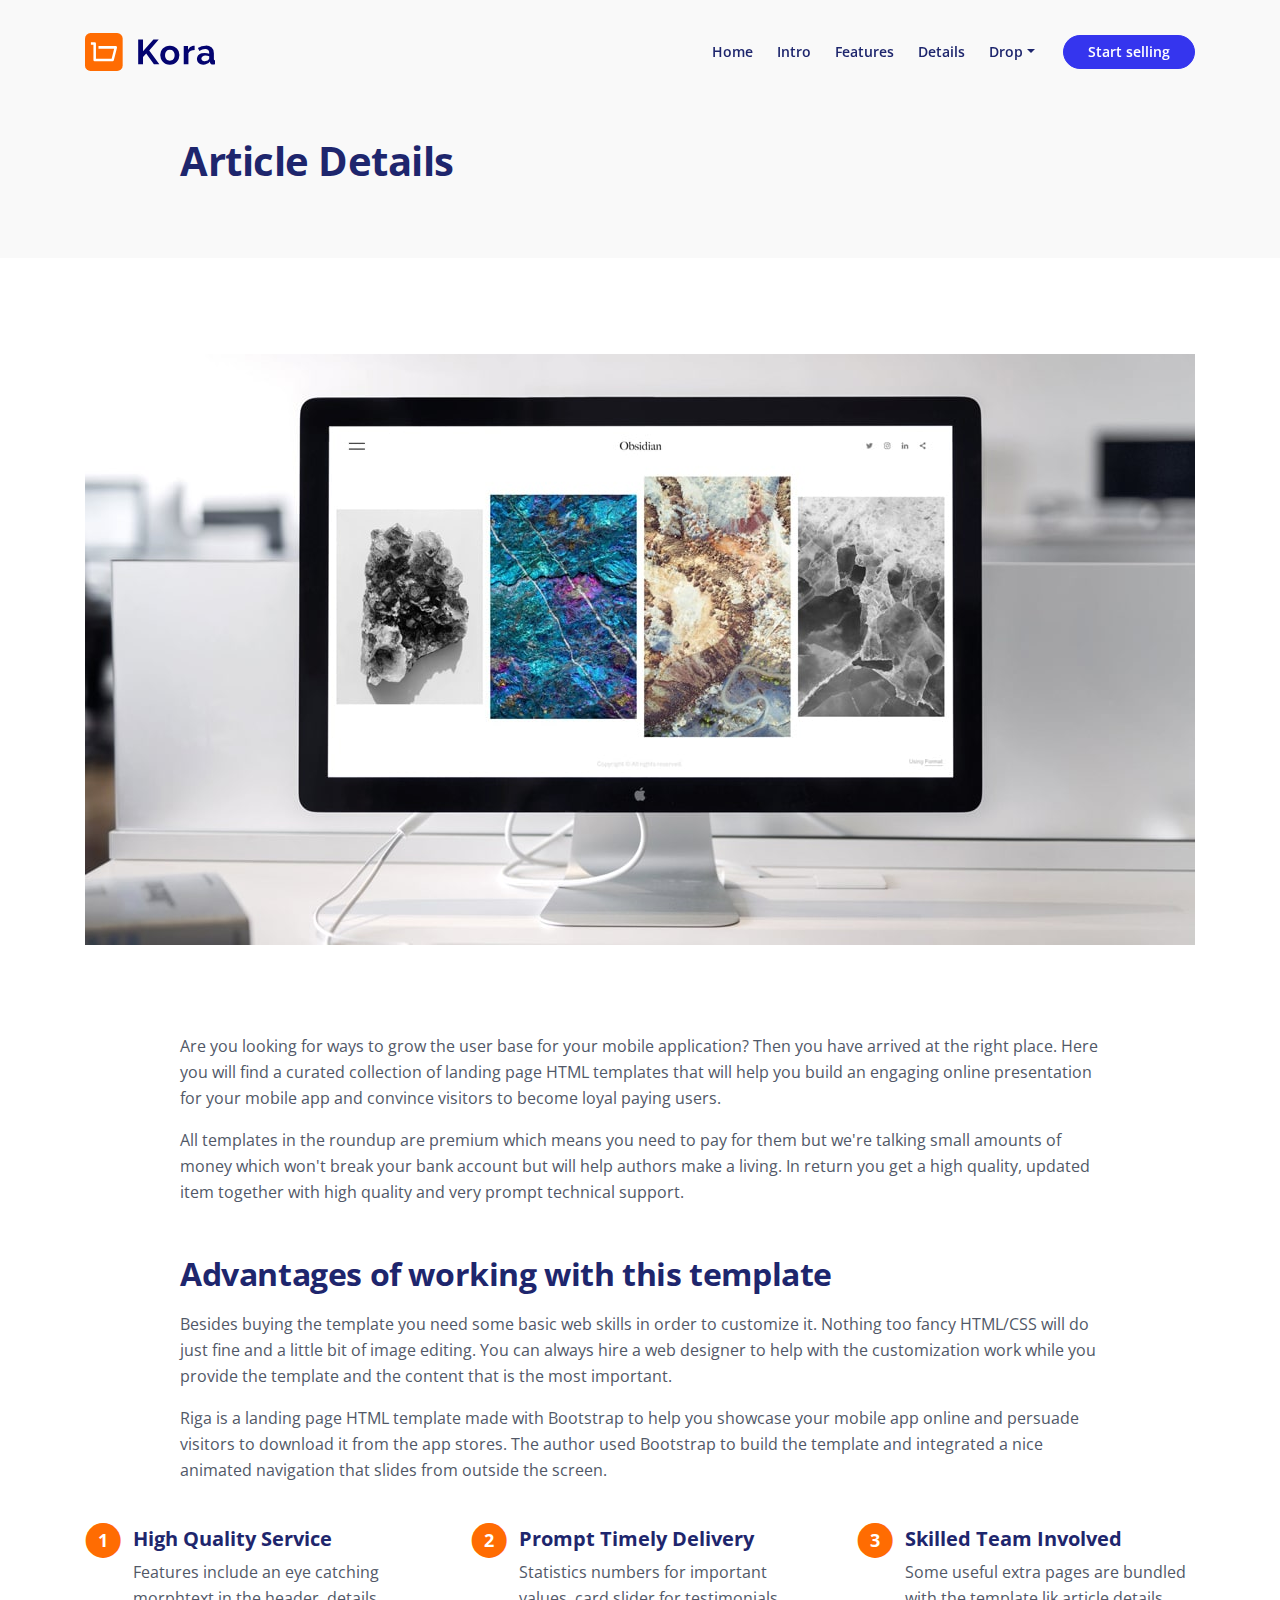
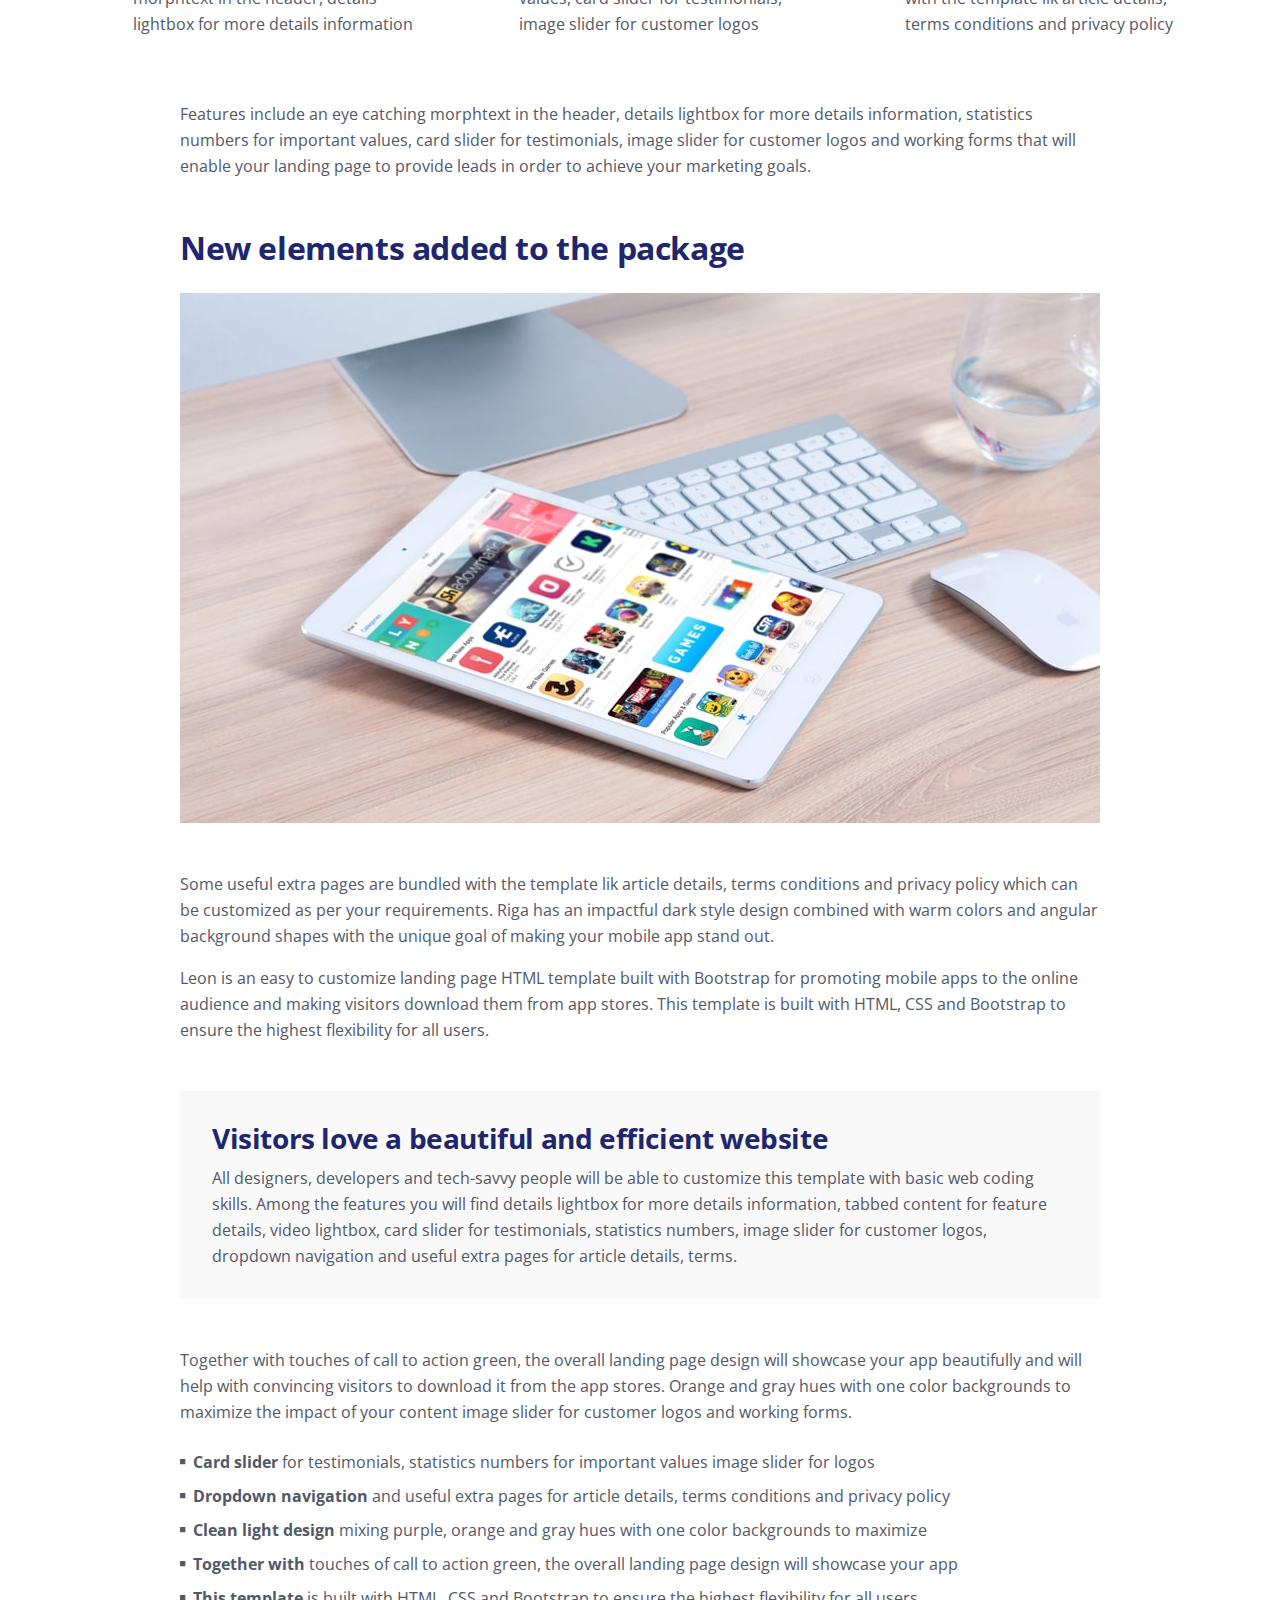
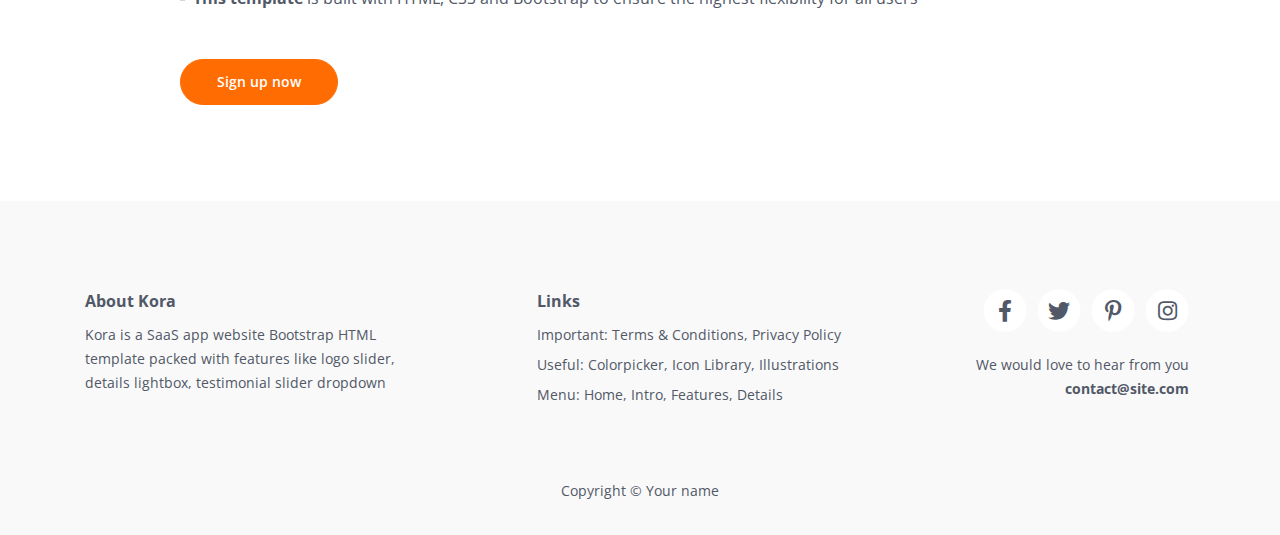
<file: web/article.html>
<!DOCTYPE html>
<html lang="en">
<head>
    <meta charset="utf-8">
    <meta name="viewport" content="width=device-width, initial-scale=1, shrink-to-fit=no">
    
    <!-- SEO Meta Tags -->
    <meta name="description" content="Your description">
    <meta name="author" content="Your name">

    <!-- OG Meta Tags to improve the way the post looks when you share the page on Facebook, Twitter, LinkedIn -->
	<meta property="og:site_name" content="" /> <!-- website name -->
	<meta property="og:site" content="" /> <!-- website link -->
	<meta property="og:title" content=""/> <!-- title shown in the actual shared post -->
	<meta property="og:description" content="" /> <!-- description shown in the actual shared post -->
	<meta property="og:image" content="" /> <!-- image link, make sure it's jpg -->
	<meta property="og:url" content="" /> <!-- where do you want your post to link to -->
	<meta name="twitter:card" content="summary_large_image"> <!-- to have large image post format in Twitter -->

    <!-- Webpage Title -->
    <title>Article Details - Kora</title>
    
    <!-- Styles -->
    <link rel="preconnect" href="https://fonts.gstatic.com">
    <link href="https://fonts.googleapis.com/css2?family=Open+Sans:ital,wght@0,400;0,600;0,700;1,400;1,600&display=swap" rel="stylesheet">
    <link href="css/bootstrap.css" rel="stylesheet">
    <link href="css/fontawesome-all.css" rel="stylesheet">
    <link href="css/swiper.css" rel="stylesheet">
	<link href="css/magnific-popup.css" rel="stylesheet">
	<link href="css/styles.css" rel="stylesheet">
	
	<!-- Favicon  -->
    <link rel="icon" href="images/favicon.png">
</head>
<body data-spy="scroll" data-target=".fixed-top">
    
    <!-- Navigation -->
    <nav class="navbar navbar-expand-lg fixed-top navbar-light">
        <div class="container">
            
            <!-- Text Logo - Use this if you don't have a graphic logo -->
            <!-- <a class="navbar-brand logo-text page-scroll" href="index.html">Kora</a> -->

            <!-- Image Logo -->
            <a class="navbar-brand logo-image" href="index.html"><img src="images/logo.svg" alt="alternative"></a> 

            <button class="navbar-toggler p-0 border-0" type="button" data-toggle="offcanvas">
                <span class="navbar-toggler-icon"></span>
            </button>

            <div class="navbar-collapse offcanvas-collapse" id="navbarsExampleDefault">
                <ul class="navbar-nav ml-auto">
                    <li class="nav-item">
                        <a class="nav-link page-scroll" href="index.html#header">Home <span class="sr-only">(current)</span></a>
                    </li>
                    <li class="nav-item">
                        <a class="nav-link page-scroll" href="index.html#intro">Intro</a>
                    </li>
                    <li class="nav-item">
                        <a class="nav-link page-scroll" href="index.html#features">Features</a>
                    </li>
                    <li class="nav-item">
                        <a class="nav-link page-scroll" href="index.html#details">Details</a>
                    </li>
                    <li class="nav-item dropdown">
                        <a class="nav-link dropdown-toggle" href="#" id="dropdown01" data-toggle="dropdown" aria-haspopup="true" aria-expanded="false">Drop</a>
                        <div class="dropdown-menu" aria-labelledby="dropdown01">
                            <a class="dropdown-item page-scroll" href="article.html">Article Details</a>
                            <div class="dropdown-divider"></div>
                            <a class="dropdown-item page-scroll" href="terms.html">Terms Conditions</a>
                            <div class="dropdown-divider"></div>
                            <a class="dropdown-item page-scroll" href="privacy.html">Privacy Policy</a>
                        </div>
                    </li>
                </ul>
                <span class="nav-item">
                    <a class="btn-solid-sm page-scroll" href="sign-up.html">Start selling</a>
                </span>
            </div> <!-- end of navbar-collapse -->
        </div> <!-- end of container -->
    </nav> <!-- end of navbar -->
    <!-- end of navigation -->


    <!-- Header -->
    <header class="ex-header">
        <div class="container">
            <div class="row">
                <div class="col-xl-10 offset-xl-1">
                    <h1>Article Details</h1>
                </div> <!-- end of col -->
            </div> <!-- end of row -->
        </div> <!-- end of container -->
    </header> <!-- end of ex-header -->
    <!-- end of header -->


    <!-- Basic -->
    <div class="ex-basic-1 pt-5 pb-5">
        <div class="container">
            <div class="row">
                <div class="col-lg-12">
                    <img class="img-fluid mt-5 mb-3" src="images/article-details-large.jpg" alt="alternative">
                </div> <!-- end of col -->
            </div> <!-- end of row -->
        </div> <!-- end of container -->
    </div> <!-- end of ex-basic-1 -->
    <!-- end of basic -->


    <!-- Basic -->
    <div class="ex-basic-1 pt-4">
        <div class="container">
            <div class="row">
                <div class="col-xl-10 offset-xl-1">
                    <p>Are you looking for ways to grow the user base for your mobile application? Then you have arrived at the right place. Here you will find a curated collection of landing page HTML templates that will help you build an engaging online presentation for your mobile app and convince visitors to become loyal paying users.</p>
                    <p class="mb-5">All templates in the roundup are premium which means you need to pay for them but we're talking small amounts of money which won't break your bank account but will help authors make a living. In return you get a high quality, updated item together with high quality and very prompt technical support.</p>

                    <h2 class="mb-3">Advantages of working with this template</h2>
                    <p>Besides buying the template you need some basic web skills in order to customize it. Nothing too fancy HTML/CSS will do just fine and a little bit of image editing. You can always hire a web designer to help with the customization work while you provide the template and the content that is the most important.</p>
                    <p class="mb-4">Riga is a landing page HTML template made with Bootstrap to help you showcase your mobile app online and persuade visitors to download it from the app stores. The author used Bootstrap to build the template and integrated a nice animated navigation that slides from outside the screen.</p>
                </div> <!-- end of col -->
            </div> <!-- end of row -->
        </div> <!-- end of container -->
    </div> <!-- end of ex-basic-1 -->
    <!-- end of basic -->


    <!-- Cards -->
    <div class="ex-cards-1 pt-3 pb-3">
        <div class="container">
            <div class="row">
                <div class="col-lg-12">
                    
                    <!-- Card -->
                    <div class="card">
                        <ul class="list-unstyled">
                            <li class="media">
                                <span class="fa-stack">
                                    <span class="fas fa-circle fa-stack-2x"></span>
                                    <span class="fa-stack-1x">1</span>
                                </span>
                                <div class="media-body">
                                    <h5>High Quality Service</h5>
                                    <p>Features include an eye catching morphtext in the header, details lightbox for more details information</p>
                                </div>
                            </li>
                        </ul>
                    </div> <!-- end of card -->
                    <!-- end of card -->

                    <!-- Card -->
                    <div class="card">
                        <ul class="list-unstyled">
                            <li class="media">
                                <span class="fa-stack">
                                    <span class="fas fa-circle fa-stack-2x"></span>
                                    <span class="fa-stack-1x">2</span>
                                </span>
                                <div class="media-body">
                                    <h5>Prompt Timely Delivery</h5>
                                    <p>Statistics numbers for important values, card slider for testimonials, image slider for customer logos</p>
                                </div>
                            </li>
                        </ul>
                    </div> <!-- end of card -->
                    <!-- end of card -->

                    <!-- Card -->
                    <div class="card">
                        <ul class="list-unstyled">
                            <li class="media">
                                <span class="fa-stack">
                                    <span class="fas fa-circle fa-stack-2x"></span>
                                    <span class="fa-stack-1x">3</span>
                                </span>
                                <div class="media-body">
                                    <h5>Skilled Team Involved</h5>
                                    <p>Some useful extra pages are bundled with the template lik article details, terms conditions and privacy policy</p>
                                </div>
                            </li>
                        </ul>
                    </div> <!-- end of card -->
                    <!-- end of card -->

                </div> <!-- end of col -->   
            </div> <!-- end of row -->   
        </div> <!-- end of container -->   
    </div> <!-- end of ex-cards-1 -->
    <!-- end of cards -->


    <!-- Basic -->
    <div class="ex-basic-1 pt-3 pb-5">
        <div class="container">
            <div class="row">
                <div class="col-xl-10 offset-xl-1">
                    <p class="mb-5">Features include an eye catching morphtext in the header, details lightbox for more details information, statistics numbers for important values, card slider for testimonials, image slider for customer logos and working forms that will enable your landing page to provide leads in order to achieve your marketing goals.</p>
                    
                    <h2 class="mb-4">New elements added to the package</h2>
                    <img class="img-fluid mb-5" src="images/article-details-small.jpg" alt="alternative">
                    <p>Some useful extra pages are bundled with the template lik article details, terms conditions and privacy policy which can be customized as per your requirements. Riga has an impactful dark style design combined with warm colors and angular background shapes with the unique goal of making your mobile app stand out.</p>
                    <p class="mb-5">Leon is an easy to customize landing page HTML template built with Bootstrap for promoting mobile apps to the online audience and making visitors download them from app stores. This template is built with HTML, CSS and Bootstrap to ensure the highest flexibility for all users.</p>
                    <div class="text-box mb-5">
                        <h3>Visitors love a beautiful and efficient website</h3>
                        <p>All designers, developers and tech-savvy people will be able to customize this template with basic web coding skills. Among the features you will find details lightbox for more details information, tabbed content for feature details, video lightbox, card slider for testimonials, statistics numbers, image slider for customer logos, dropdown navigation and useful extra pages for article details, terms.</p>
                    </div> <!-- end of text-box -->
                    <p class="mb-4">Together with touches of call to action green, the overall landing page design will showcase your app beautifully and will help with convincing visitors to download it from the app stores. Orange and gray hues with one color backgrounds to maximize the impact of your content image slider for customer logos and working forms.</p>
                    <ul class="list-unstyled li-space-lg mb-5">
                        <li class="media">
                            <i class="fas fa-square"></i>
                            <div class="media-body"><strong>Card slider</strong> for testimonials, statistics numbers for important values image slider for logos</div>
                        </li>
                        <li class="media">
                            <i class="fas fa-square"></i>
                            <div class="media-body"><strong>Dropdown navigation</strong> and useful extra pages for article details, terms conditions and privacy policy</div>
                        </li>
                        <li class="media">
                            <i class="fas fa-square"></i>
                            <div class="media-body"><strong>Clean light design</strong> mixing purple, orange and gray hues with one color backgrounds to maximize</div>
                        </li>
                        <li class="media">
                            <i class="fas fa-square"></i>
                            <div class="media-body"><strong>Together with</strong> touches of call to action green, the overall landing page design will showcase your app</div>
                        </li>
                        <li class="media">
                            <i class="fas fa-square"></i>
                            <div class="media-body"><strong>This template</strong> is built with HTML, CSS and Bootstrap to ensure the highest flexibility for all users</div>
                        </li>
                    </ul>

                    <a class="btn-solid-reg mb-5" href="index.html#header">Sign up now</a>
                </div> <!-- end of col -->
            </div> <!-- end of row -->
        </div> <!-- end of container -->
    </div> <!-- end of ex-basic-1 -->
    <!-- end of basic -->


    <!-- Footer -->
    <div class="footer">
        <div class="container">
            <div class="row">
                <div class="col-lg-12">
                    <div class="footer-col first">
                        <h6>About Kora</h6>
                        <p class="p-small">Kora is a SaaS app website Bootstrap HTML template packed with features like logo slider, details lightbox, testimonial slider dropdown</p>
                    </div> <!-- end of footer-col -->
                    <div class="footer-col second">
                        <h6>Links</h6>
                        <ul class="list-unstyled li-space-lg p-small">
                            <li>Important: <a href="terms.html">Terms & Conditions</a>, <a href="privacy.html">Privacy Policy</a></li>
                            <li>Useful: <a href="#">Colorpicker</a>, <a href="#">Icon Library</a>, <a href="#">Illustrations</a></li>
                            <li>Menu: <a class="page-scroll" href="#header">Home</a>, <a class="page-scroll" href="#intro">Intro</a>, <a class="page-scroll" href="#features">Features</a>, <a class="page-scroll" href="#details">Details</a></li>
                        </ul>
                    </div> <!-- end of footer-col -->
                    <div class="footer-col third">
                        <span class="fa-stack">
                            <a href="#your-link">
                                <i class="fas fa-circle fa-stack-2x"></i>
                                <i class="fab fa-facebook-f fa-stack-1x"></i>
                            </a>
                        </span>
                        <span class="fa-stack">
                            <a href="#your-link">
                                <i class="fas fa-circle fa-stack-2x"></i>
                                <i class="fab fa-twitter fa-stack-1x"></i>
                            </a>
                        </span>
                        <span class="fa-stack">
                            <a href="#your-link">
                                <i class="fas fa-circle fa-stack-2x"></i>
                                <i class="fab fa-pinterest-p fa-stack-1x"></i>
                            </a>
                        </span>
                        <span class="fa-stack">
                            <a href="#your-link">
                                <i class="fas fa-circle fa-stack-2x"></i>
                                <i class="fab fa-instagram fa-stack-1x"></i>
                            </a>
                        </span>
                        <p class="p-small">We would love to hear from you <a href="mailto:contact@site.com"><strong>contact@site.com</strong></a></p>
                    </div> <!-- end of footer-col -->
                </div> <!-- end of col -->
            </div> <!-- end of row -->
        </div> <!-- end of container -->
    </div> <!-- end of footer -->  
    <!-- end of footer -->


    <!-- Copyright -->
    <div class="copyright">
        <div class="container">
            <div class="row">
                <div class="col-lg-12">
                    <p class="p-small">Copyright © <a href="#your-link">Your name</a></p>
                </div> <!-- end of col -->
            </div> <!-- enf of row -->
        </div> <!-- end of container -->
    </div> <!-- end of copyright --> 
    <!-- end of copyright -->
    
    	
    <!-- Scripts -->
    <script src="js/jquery.min.js"></script> <!-- jQuery for Bootstrap's JavaScript plugins -->
    <script src="js/bootstrap.min.js"></script> <!-- Bootstrap framework -->
    <script src="js/jquery.easing.min.js"></script> <!-- jQuery Easing for smooth scrolling between anchors -->
    <script src="js/jquery.magnific-popup.js"></script> <!-- Magnific Popup for lightboxes -->
    <script src="js/swiper.min.js"></script> <!-- Swiper for image and text sliders -->
    <script src="js/scripts.js"></script> <!-- Custom scripts -->
</body>
</html>
</file>
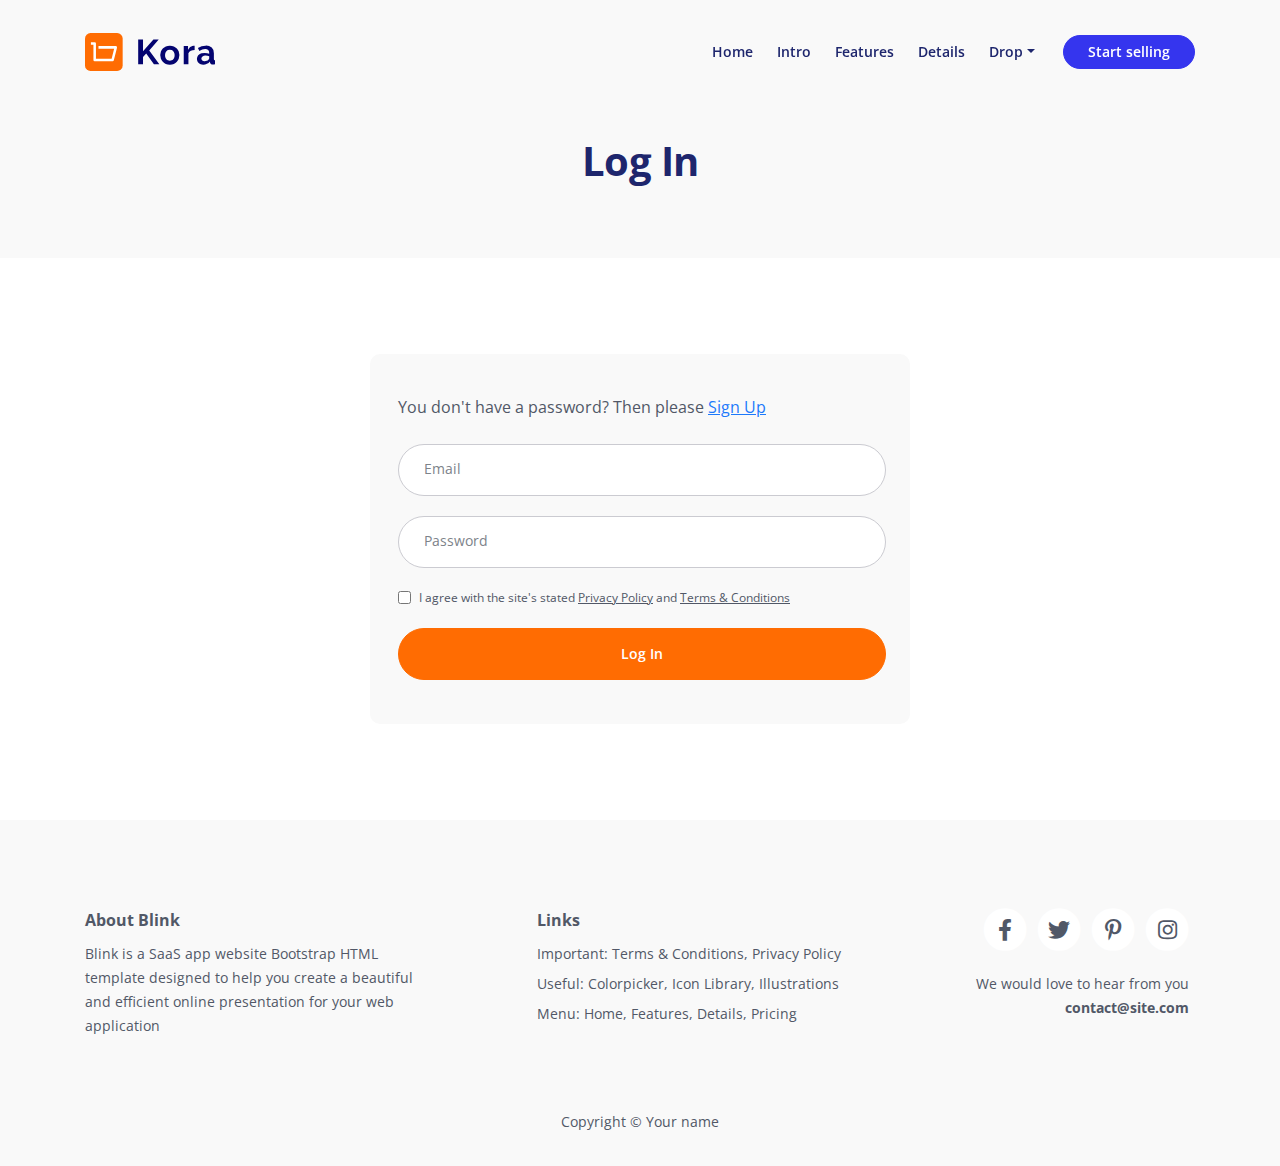
<file: web/log-in.html>
<!DOCTYPE html>
<html lang="en">
<head>
    <meta charset="utf-8">
    <meta name="viewport" content="width=device-width, initial-scale=1, shrink-to-fit=no">
    
    <!-- SEO Meta Tags -->
    <meta name="description" content="Your description">
    <meta name="author" content="Your name">

    <!-- OG Meta Tags to improve the way the post looks when you share the page on Facebook, Twitter, LinkedIn -->
	<meta property="og:site_name" content="" /> <!-- website name -->
	<meta property="og:site" content="" /> <!-- website link -->
	<meta property="og:title" content=""/> <!-- title shown in the actual shared post -->
	<meta property="og:description" content="" /> <!-- description shown in the actual shared post -->
	<meta property="og:image" content="" /> <!-- image link, make sure it's jpg -->
	<meta property="og:url" content="" /> <!-- where do you want your post to link to -->
	<meta name="twitter:card" content="summary_large_image"> <!-- to have large image post format in Twitter -->

    <!-- Webpage Title -->
    <title>Log In - Kora</title>
    
    <!-- Styles -->
    <link rel="preconnect" href="https://fonts.gstatic.com">
    <link href="https://fonts.googleapis.com/css2?family=Open+Sans:ital,wght@0,400;0,600;0,700;1,400;1,600&display=swap" rel="stylesheet">
    <link href="css/bootstrap.css" rel="stylesheet">
    <link href="css/fontawesome-all.css" rel="stylesheet">
    <link href="css/swiper.css" rel="stylesheet">
	<link href="css/magnific-popup.css" rel="stylesheet">
	<link href="css/styles.css" rel="stylesheet">
	
	<!-- Favicon  -->
    <link rel="icon" href="images/favicon.png">
</head>
<body data-spy="scroll" data-target=".fixed-top">
    
    <!-- Navigation -->
    <nav class="navbar navbar-expand-lg fixed-top navbar-light">
        <div class="container">
            
            <!-- Text Logo - Use this if you don't have a graphic logo -->
            <!-- <a class="navbar-brand logo-text page-scroll" href="index.html">Kora</a> -->

            <!-- Image Logo -->
            <a class="navbar-brand logo-image" href="index.html"><img src="images/logo.svg" alt="alternative"></a> 

            <button class="navbar-toggler p-0 border-0" type="button" data-toggle="offcanvas">
                <span class="navbar-toggler-icon"></span>
            </button>

            <div class="navbar-collapse offcanvas-collapse" id="navbarsExampleDefault">
                <ul class="navbar-nav ml-auto">
                    <li class="nav-item">
                        <a class="nav-link page-scroll" href="index.html#header">Home <span class="sr-only">(current)</span></a>
                    </li>
                    <li class="nav-item">
                        <a class="nav-link page-scroll" href="index.html#intro">Intro</a>
                    </li>
                    <li class="nav-item">
                        <a class="nav-link page-scroll" href="index.html#features">Features</a>
                    </li>
                    <li class="nav-item">
                        <a class="nav-link page-scroll" href="index.html#details">Details</a>
                    </li>
                    <li class="nav-item dropdown">
                        <a class="nav-link dropdown-toggle" href="#" id="dropdown01" data-toggle="dropdown" aria-haspopup="true" aria-expanded="false">Drop</a>
                        <div class="dropdown-menu" aria-labelledby="dropdown01">
                            <a class="dropdown-item page-scroll" href="article.html">Article Details</a>
                            <div class="dropdown-divider"></div>
                            <a class="dropdown-item page-scroll" href="terms.html">Terms Conditions</a>
                            <div class="dropdown-divider"></div>
                            <a class="dropdown-item page-scroll" href="privacy.html">Privacy Policy</a>
                        </div>
                    </li>
                </ul>
                <span class="nav-item">
                    <a class="btn-solid-sm page-scroll" href="sign-up.html">Start selling</a>
                </span>
            </div> <!-- end of navbar-collapse -->
        </div> <!-- end of container -->
    </nav> <!-- end of navbar -->
    <!-- end of navigation -->


    <!-- Header -->
    <header class="ex-header">
        <div class="container">
            <div class="row">
                <div class="col-xl-10 offset-xl-1">
                    <h1 class="text-center">Log In</h1>
                </div> <!-- end of col -->
            </div> <!-- end of row -->
        </div> <!-- end of container -->
    </header> <!-- end of ex-header -->
    <!-- end of header -->
    
    
    <!-- Basic -->
    <div class="ex-form-1 pt-5 pb-5">
        <div class="container">
            <div class="row">
                <div class="col-xl-6 offset-xl-3">
                    <div class="text-box mt-5 mb-5">
                        <p class="mb-4">You don't have a password? Then please <a class="blue" href="sign-up.html">Sign Up</a></p>

                        <!-- Log In Form -->
                        <form id="logInForm">
                            <div class="form-group">
                                <input type="email" class="form-control-input" id="email" required>
                                <label class="label-control" for="email">Email</label>
                            </div>
                            <div class="form-group">
                                <input type="text" class="form-control-input" id="password" required>
                                <label class="label-control" for="password">Password</label>
                            </div>
                            <div class="form-group checkbox">
                                <input type="checkbox" id="terms" value="Agreed-to-Terms" required>I agree with the site's stated <a href="privacy.html">Privacy Policy</a> and <a href="terms.html">Terms & Conditions</a>
                            </div>
                            <div class="form-group">
                                <button type="submit" class="form-control-submit-button">Log In</button>
                            </div>
                        </form>
                        <!-- end of log in form -->

                    </div> <!-- end of text-box -->
                </div> <!-- end of col -->
            </div> <!-- end of row -->
        </div> <!-- end of container -->
    </div> <!-- end of ex-basic-1 -->
    <!-- end of basic -->


    <!-- Footer -->
    <div class="footer">
        <div class="container">
            <div class="row">
                <div class="col-lg-12">
                    <div class="footer-col first">
                        <h6>About Blink</h6>
                        <p class="p-small">Blink is a SaaS app website Bootstrap HTML template designed to help you create a beautiful and efficient online presentation for your web application</p>
                    </div> <!-- end of footer-col -->
                    <div class="footer-col second">
                        <h6>Links</h6>
                        <ul class="list-unstyled li-space-lg p-small">
                            <li>Important: <a href="terms.html">Terms & Conditions</a>, <a href="privacy.html">Privacy Policy</a></li>
                            <li>Useful: <a href="#">Colorpicker</a>, <a href="#">Icon Library</a>, <a href="#">Illustrations</a></li>
                            <li>Menu: <a class="page-scroll" href="#header">Home</a>, <a class="page-scroll" href="#features">Features</a>, <a class="page-scroll" href="#details">Details</a>, <a class="page-scroll" href="#pricing">Pricing</a></li>
                        </ul>
                    </div> <!-- end of footer-col -->
                    <div class="footer-col third">
                        <span class="fa-stack">
                            <a href="#your-link">
                                <i class="fas fa-circle fa-stack-2x"></i>
                                <i class="fab fa-facebook-f fa-stack-1x"></i>
                            </a>
                        </span>
                        <span class="fa-stack">
                            <a href="#your-link">
                                <i class="fas fa-circle fa-stack-2x"></i>
                                <i class="fab fa-twitter fa-stack-1x"></i>
                            </a>
                        </span>
                        <span class="fa-stack">
                            <a href="#your-link">
                                <i class="fas fa-circle fa-stack-2x"></i>
                                <i class="fab fa-pinterest-p fa-stack-1x"></i>
                            </a>
                        </span>
                        <span class="fa-stack">
                            <a href="#your-link">
                                <i class="fas fa-circle fa-stack-2x"></i>
                                <i class="fab fa-instagram fa-stack-1x"></i>
                            </a>
                        </span>
                        <p class="p-small">We would love to hear from you <a href="mailto:contact@site.com"><strong>contact@site.com</strong></a></p>
                    </div> <!-- end of footer-col -->
                </div> <!-- end of col -->
            </div> <!-- end of row -->
        </div> <!-- end of container -->
    </div> <!-- end of footer -->  
    <!-- end of footer -->


    <!-- Copyright -->
    <div class="copyright">
        <div class="container">
            <div class="row">
                <div class="col-lg-12">
                    <p class="p-small">Copyright © <a href="#your-link">Your name</a></p>
                </div> <!-- end of col -->
            </div> <!-- enf of row -->
        </div> <!-- end of container -->
    </div> <!-- end of copyright --> 
    <!-- end of copyright -->
    
    	
    <!-- Scripts -->
    <script src="js/jquery.min.js"></script> <!-- jQuery for Bootstrap's JavaScript plugins -->
    <script src="js/bootstrap.min.js"></script> <!-- Bootstrap framework -->
    <script src="js/jquery.easing.min.js"></script> <!-- jQuery Easing for smooth scrolling between anchors -->
    <script src="js/jquery.magnific-popup.js"></script> <!-- Magnific Popup for lightboxes -->
    <script src="js/swiper.min.js"></script> <!-- Swiper for image and text sliders -->
    <script src="js/scripts.js"></script> <!-- Custom scripts -->
</body>
</html>
</file>
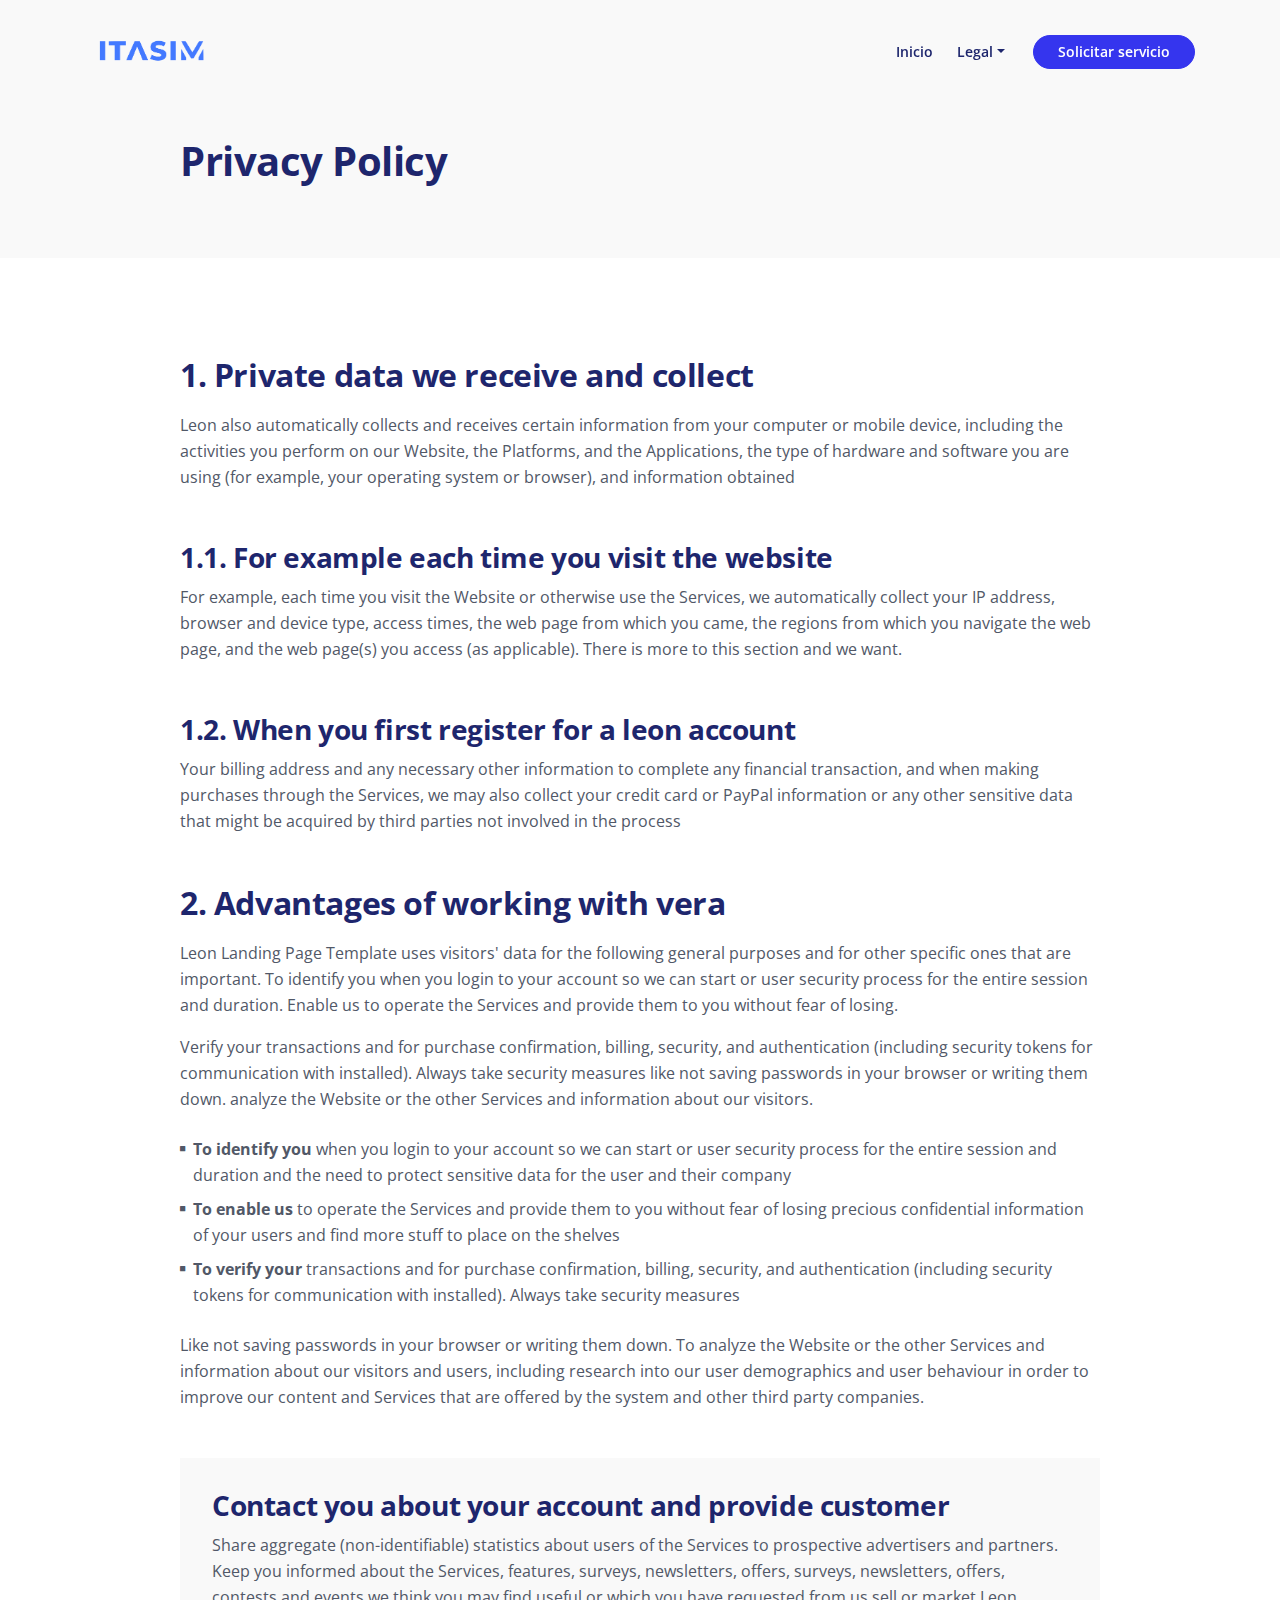
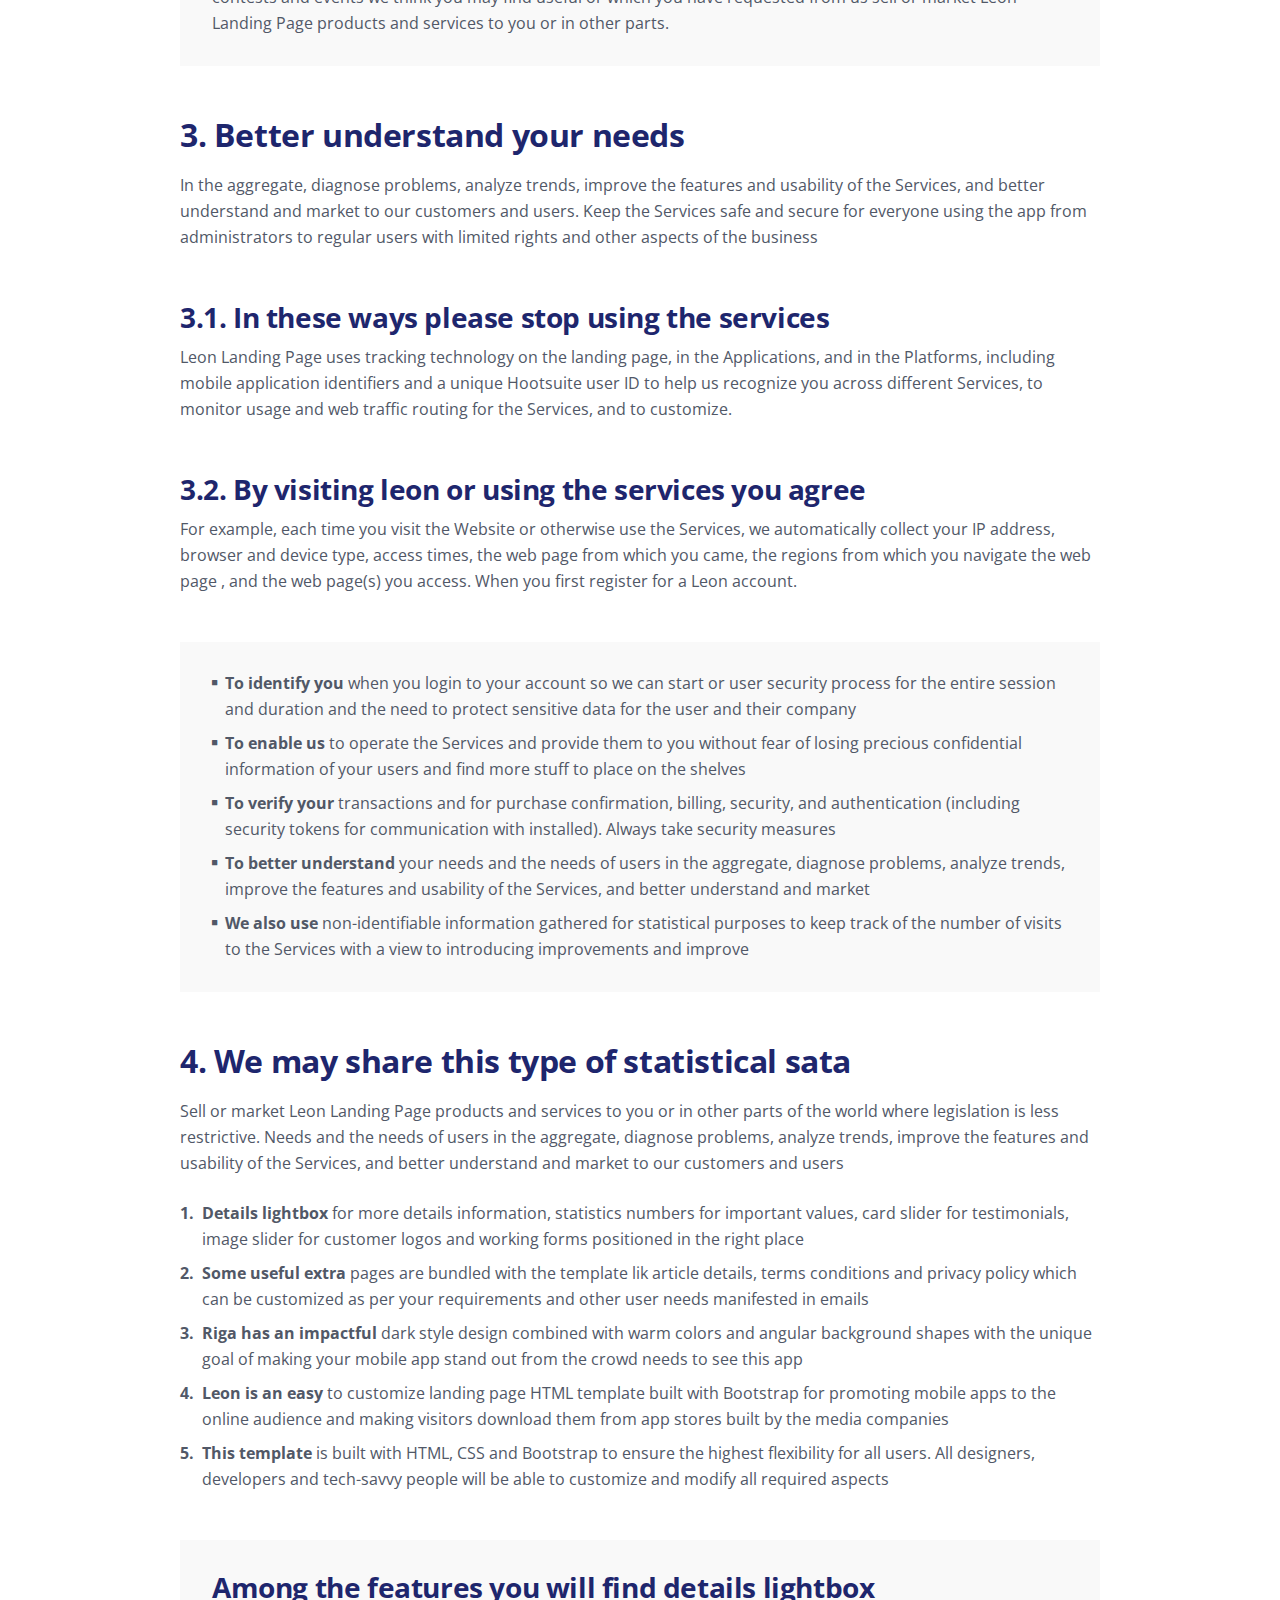
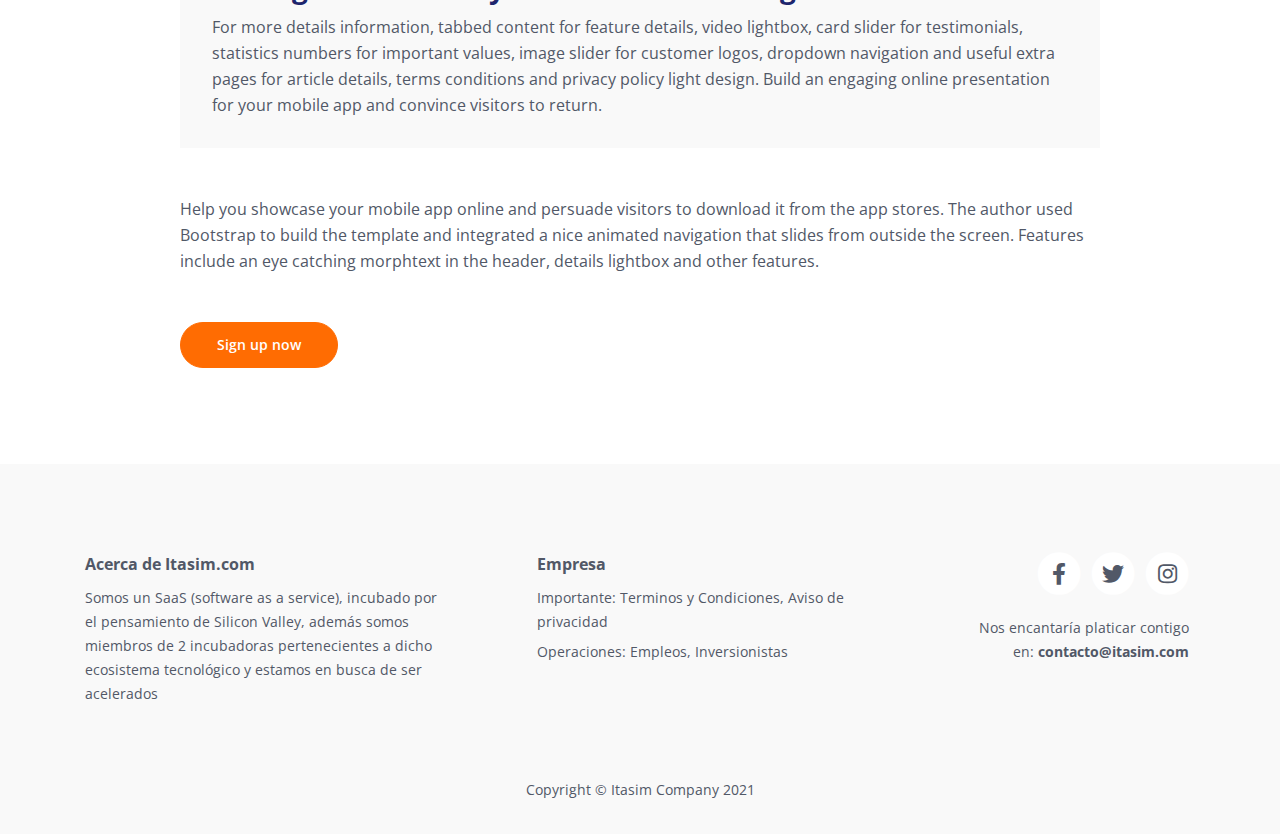
<file: web/privacy.html>
<!DOCTYPE html>
<html lang="en">
<head>
    <meta charset="utf-8">
    <meta name="viewport" content="width=device-width, initial-scale=1, shrink-to-fit=no">
    
    <!-- SEO Meta Tags -->
    <meta name="description" content="Your description">
    <meta name="author" content="Your name">

    <!-- OG Meta Tags to improve the way the post looks when you share the page on Facebook, Twitter, LinkedIn -->
	<meta property="og:site_name" content="" /> <!-- website name -->
	<meta property="og:site" content="" /> <!-- website link -->
	<meta property="og:title" content=""/> <!-- title shown in the actual shared post -->
	<meta property="og:description" content="" /> <!-- description shown in the actual shared post -->
	<meta property="og:image" content="" /> <!-- image link, make sure it's jpg -->
	<meta property="og:url" content="" /> <!-- where do you want your post to link to -->
	<meta name="twitter:card" content="summary_large_image"> <!-- to have large image post format in Twitter -->

    <!-- Webpage Title -->
    <title>Avisos de Privacidad - Itasim</title>
    
    <!-- Styles -->
    <link rel="preconnect" href="https://fonts.gstatic.com">
    <link href="https://fonts.googleapis.com/css2?family=Open+Sans:ital,wght@0,400;0,600;0,700;1,400;1,600&display=swap" rel="stylesheet">
    <link href="css/bootstrap.css" rel="stylesheet">
    <link href="css/fontawesome-all.css" rel="stylesheet">
    <link href="css/swiper.css" rel="stylesheet">
	<link href="css/magnific-popup.css" rel="stylesheet">
	<link href="css/styles.css" rel="stylesheet">
	
	<!-- Favicon  -->
    <link rel="icon" href="images/favicon.png">
</head>
<body data-spy="scroll" data-target=".fixed-top">

        <!-- Navigation -->
        <nav class="navbar navbar-expand-lg fixed-top navbar-light">
            <div class="container">
                
                <!-- Text Logo - Use this if you don't have a graphic logo -->
                <!-- <a class="navbar-brand logo-text page-scroll" href="index.html">Kora</a> -->
    
                <!-- Image Logo -->
                <a class="navbar-brand logo-image" href="index.html"><img src="./images/itasim.png" alt=""></a>
    
                <button class="navbar-toggler p-0 border-0" type="button" data-toggle="offcanvas">
                    <span class="navbar-toggler-icon"></span>
                </button>
    
                <div class="navbar-collapse offcanvas-collapse" id="navbarsExampleDefault">
                    <ul class="navbar-nav ml-auto">
                        <li class="nav-item">
                            <a class="nav-link page-scroll" href="./index.html">Inicio <span class="sr-only">(current)</span></a>
                        </li>
                        <li class="nav-item dropdown">
                            <a class="nav-link dropdown-toggle" href="#" id="dropdown01" data-toggle="dropdown" aria-haspopup="true" aria-expanded="false">Legal</a>
                            <div class="dropdown-menu" aria-labelledby="dropdown01">
    <!--                             <a class="dropdown-item page-scroll" href="article.html">Article Details</a>
    -->                            <div class="dropdown-divider"></div>
                                <a class="dropdown-item page-scroll" href="terms.html">Terminos y Condiciones</a>
                                <div class="dropdown-divider"></div>
                                <a class="dropdown-item page-scroll" href="privacy.html">Aviso de Privacidad</a>
                            </div>
                        </li>
                    </ul>
                    <span class="nav-item">
                        <a class="btn-solid-sm page-scroll" href="https://form.jotform.com/212488451627865">Solicitar servicio</a>
                    </span>
                </div> <!-- end of navbar-collapse -->
            </div> <!-- end of container -->
        </nav> <!-- end of navbar -->
        <!-- end of navigation -->
    


    <!-- Header -->
    <header class="ex-header">
        <div class="container">
            <div class="row">
                <div class="col-xl-10 offset-xl-1">
                    <h1>Privacy Policy</h1>
                </div> <!-- end of col -->
            </div> <!-- end of row -->
        </div> <!-- end of container -->
    </header> <!-- end of ex-header -->
    <!-- end of header -->


    <!-- Basic -->
    <div class="ex-basic-1 pt-5 pb-5">
        <div class="container">
            <div class="row">
                <div class="col-xl-10 offset-xl-1">
                    <h2 class="mt-5 mb-3">1. Private data we receive and collect</h2>
                    <p class="mb-5">Leon also automatically collects and receives certain information from your computer or mobile device, including the activities you perform on our Website, the Platforms, and the Applications, the type of hardware and software you are using (for example, your operating system or browser), and information obtained</p>
                    <h3>1.1. For example each time you visit the website</h3>
                    <p class="mb-5">For example, each time you visit the Website or otherwise use the Services, we automatically collect your IP address, browser and device type, access times, the web page from which you came, the regions from which you navigate the web page, and the web page(s) you access (as applicable). There is more to this section and we want.</p>
                    <h3>1.2. When you first register for a leon account</h3>
                    <p class="mb-5">Your billing address and any necessary other information to complete any financial transaction, and when making purchases through the Services, we may also collect your credit card or PayPal information or any other sensitive data that might be acquired by third parties not involved in the process</p>
                    
                    <h2 class="mb-3">2. Advantages of working with vera</h2>
                    <p>Leon Landing Page Template uses visitors' data for the following general purposes and for other specific ones that are important. To identify you when you login to your account so we can start or user security process for the entire session and duration. Enable us to operate the Services and provide them to you without fear of losing.</p>
                    <p class="mb-4">Verify your transactions and for purchase confirmation, billing, security, and authentication (including security tokens for communication with installed). Always take security measures like not saving passwords in your browser or writing them down. analyze the Website or the other Services and information about our visitors.</p>
                    <ul class="list-unstyled li-space-lg mb-4">
                        <li class="media">
                            <i class="fas fa-square"></i>
                            <div class="media-body"><strong>To identify you</strong> when you login to your account so we can start or user security process for the entire session and duration and the need to protect sensitive data for the user and their company</div>
                        </li>
                        <li class="media">
                            <i class="fas fa-square"></i>
                            <div class="media-body"><strong>To enable us</strong> to operate the Services and provide them to you without fear of losing precious confidential information of your users and find more stuff to place on the shelves</div>
                        </li>
                        <li class="media">
                            <i class="fas fa-square"></i>
                            <div class="media-body"><strong>To verify your</strong> transactions and for purchase confirmation, billing, security, and authentication (including security tokens for communication with installed). Always take security measures</div>
                        </li>
                    </ul>
                    <p class="mb-5">Like not saving passwords in your browser or writing them down. To analyze the Website or the other Services and information about our visitors and users, including research into our user demographics and user behaviour in order to improve our content and Services that are offered by the system and other third party companies.</p>
                    <div class="text-box mb-5">
                        <h3>Contact you about your account and provide customer</h3>
                        <p>Share aggregate (non-identifiable) statistics about users of the Services to prospective advertisers and partners. Keep you informed about the Services, features, surveys, newsletters, offers, surveys, newsletters, offers, contests and events we think you may find useful or which you have requested from us sell or market Leon Landing Page products and services to you or in other parts.</p>
                    </div> <!-- end of text-box -->
                    
                    <h2 class="mb-3">3. Better understand your needs</h2>
                    <p class="mb-5"> In the aggregate, diagnose problems, analyze trends, improve the features and usability of the Services, and better understand and market to our customers and users. Keep the Services safe and secure for everyone using the app from administrators to regular users with limited rights and other aspects of the business</p>
                    <h3>3.1. In these ways please stop using the services</h3>
                    <p class="mb-5">Leon Landing Page uses tracking technology on the landing page, in the Applications, and in the Platforms, including mobile application identifiers and a unique Hootsuite user ID to help us recognize you across different Services, to monitor usage and web traffic routing for the Services, and to customize.</p>
                    <h3>3.2. By visiting leon or using the services you agree</h3>
                    <p class="mb-5">For example, each time you visit the Website or otherwise use the Services, we automatically collect your IP address, browser and device type, access times, the web page from which you came, the regions from which you navigate the web page , and the web page(s) you access. When you first register for a Leon account.</p>
                    <div class="text-box mb-5">
                        <ul class="list-unstyled li-space-lg">
                            <li class="media">
                                <i class="fas fa-square"></i>
                                <div class="media-body"><strong>To identify you</strong> when you login to your account so we can start or user security process for the entire session and duration and the need to protect sensitive data for the user and their company</div>
                            </li>
                            <li class="media">
                                <i class="fas fa-square"></i>
                                <div class="media-body"><strong>To enable us</strong> to operate the Services and provide them to you without fear of losing precious confidential information of your users and find more stuff to place on the shelves</div>
                            </li>
                            <li class="media">
                                <i class="fas fa-square"></i>
                                <div class="media-body"><strong>To verify your</strong> transactions and for purchase confirmation, billing, security, and authentication (including security tokens for communication with installed). Always take security measures</div>
                            </li>
                            <li class="media">
                                <i class="fas fa-square"></i>
                                <div class="media-body"><strong>To better understand</strong> your needs and the needs of users in the aggregate, diagnose problems, analyze trends, improve the features and usability of the Services, and better understand and market</div>
                            </li>
                            <li class="media">
                                <i class="fas fa-square"></i>
                                <div class="media-body"><strong>We also use</strong> non-identifiable information gathered for statistical purposes to keep track of the number of visits to the Services with a view to introducing improvements and improve</div>
                            </li>
                        </ul>
                    </div> <!-- end of text-box -->
                    
                    <h2 class="mb-3">4. We may share this type of statistical sata</h2>
                    <p class="mb-4">Sell or market Leon Landing Page products and services to you or in other parts of the world where legislation is less restrictive. Needs and the needs of users in the aggregate, diagnose problems, analyze trends, improve the features and usability of the Services, and better understand and market to our customers and users</p>
                    <ul class="list-unstyled li-space-lg mb-5">
                        <li class="media">
                            <strong>1.</strong>
                            <div class="media-body"><strong>Details lightbox</strong> for more details information, statistics numbers for important values, card slider for testimonials, image slider for customer logos and working forms positioned in the right place</div>
                        </li>
                        <li class="media">
                            <strong>2.</strong>
                            <div class="media-body"><strong>Some useful extra</strong> pages are bundled with the template lik article details, terms conditions and privacy policy which can be customized as per your requirements and other user needs manifested in emails</div>
                        </li>
                        <li class="media">
                            <strong>3.</strong>
                            <div class="media-body"><strong>Riga has an impactful</strong> dark style design combined with warm colors and angular background shapes with the unique goal of making your mobile app stand out from the crowd needs to see this app</div>
                        </li>
                        <li class="media">
                            <strong>4.</strong>
                            <div class="media-body"><strong>Leon is an easy</strong> to customize landing page HTML template built with Bootstrap for promoting mobile apps to the online audience and making visitors download them from app stores built by the media companies</div>
                        </li>
                        <li class="media">
                            <strong>5.</strong>
                            <div class="media-body"><strong>This template</strong> is built with HTML, CSS and Bootstrap to ensure the highest flexibility for all users. All designers, developers and tech-savvy people will be able to customize and modify all required aspects</div>
                        </li>
                    </ul>
                    
                    <div class="text-box mb-5">
                        <h3>Among the features you will find details lightbox</h3>
                        <p>For more details information, tabbed content for feature details, video lightbox, card slider for testimonials, statistics numbers for important values, image slider for customer logos, dropdown navigation and useful extra pages for article details, terms conditions and privacy policy light design. Build an engaging online presentation for your mobile app and convince visitors to return.</p>
                    </div> <!-- end of text-box -->
                    <p class="mb-5">Help you showcase your mobile app online and persuade visitors to download it from the app stores. The author used Bootstrap to build the template and integrated a nice animated navigation that slides from outside the screen. Features include an eye catching morphtext in the header, details lightbox and other features.</p>
                    
                    <a class="btn-solid-reg mb-5" href="index.html#header">Sign up now</a>
                </div> <!-- end of col -->
            </div> <!-- end of row -->
        </div> <!-- end of container -->
    </div> <!-- end of ex-basic-1 -->
    <!-- end of basic -->

    <!-- Footer -->
    <div class="footer">
        <div class="container">
            <div class="row">
                <div class="col-lg-12">
                    <div class="footer-col first">
                        <h6>Acerca de Itasim.com</h6>
                        <p class="p-small">Somos un SaaS (software as a service), incubado por el pensamiento de Silicon Valley, además somos miembros de 2 incubadoras pertenecientes a dicho ecosistema tecnológico y estamos en busca de ser acelerados</p>
                    </div> <!-- end of footer-col -->
                    <div class="footer-col second">
                        <h6>Empresa</h6>
                        <ul class="list-unstyled li-space-lg p-small">
                            <li>Importante: <a href="terms.html">Terminos y Condiciones</a>, <a href="privacy.html">Aviso de privacidad</a></li>
                            <li>Operaciones: <a class="page-scroll" href="#header">Empleos</a>, <a class="page-scroll" href="#intro">Inversionistas</a> </li>
                        </ul>
                    </div> <!-- end of footer-col -->
                    <div class="footer-col third">
                        <span class="fa-stack">
                            <a href="#your-link">
                                <i class="fas fa-circle fa-stack-2x"></i>
                                <i class="fab fa-facebook-f fa-stack-1x"></i>
                            </a>
                        </span>
                        <span class="fa-stack">
                            <a href="#your-link">
                                <i class="fas fa-circle fa-stack-2x"></i>
                                <i class="fab fa-twitter fa-stack-1x"></i>
                            </a>
                        </span>
                        <span class="fa-stack">
                            <a href="#your-link">
                                <i class="fas fa-circle fa-stack-2x"></i>
                                <i class="fab fa-instagram fa-stack-1x"></i>
                            </a>
                        </span>
                        <p class="p-small">Nos encantaría platicar contigo en: <a href="#contacto@itasim.com"><strong>contacto@itasim.com</strong></a></p>
                    </div> <!-- end of footer-col -->
                </div> <!-- end of col -->
            </div> <!-- end of row -->
        </div> <!-- end of container -->
    </div> <!-- end of footer -->
    <!-- end of footer -->


    <!-- Copyright -->
    <div class="copyright">
        <div class="container">
            <div class="row">
                <div class="col-lg-12">
                    <p class="p-small">Copyright © <a href="#your-link">Itasim Company 2021</a></p>
                </div> <!-- end of col -->
            </div> <!-- enf of row -->
        </div> <!-- end of container -->
    </div> <!-- end of copyright -->
    <!-- end of copyright -->




    <!-- Scripts -->
    <script src="js/jquery.min.js"></script> <!-- jQuery for Bootstrap's JavaScript plugins -->
    <script src="js/bootstrap.min.js"></script> <!-- Bootstrap framework -->
    <script src="js/jquery.easing.min.js"></script> <!-- jQuery Easing for smooth scrolling between anchors -->
    <script src="js/jquery.magnific-popup.js"></script> <!-- Magnific Popup for lightboxes -->
    <script src="js/swiper.min.js"></script> <!-- Swiper for image and text sliders -->
    <script src="js/scripts.js"></script> <!-- Custom scripts -->
</body>
</html>
</file>
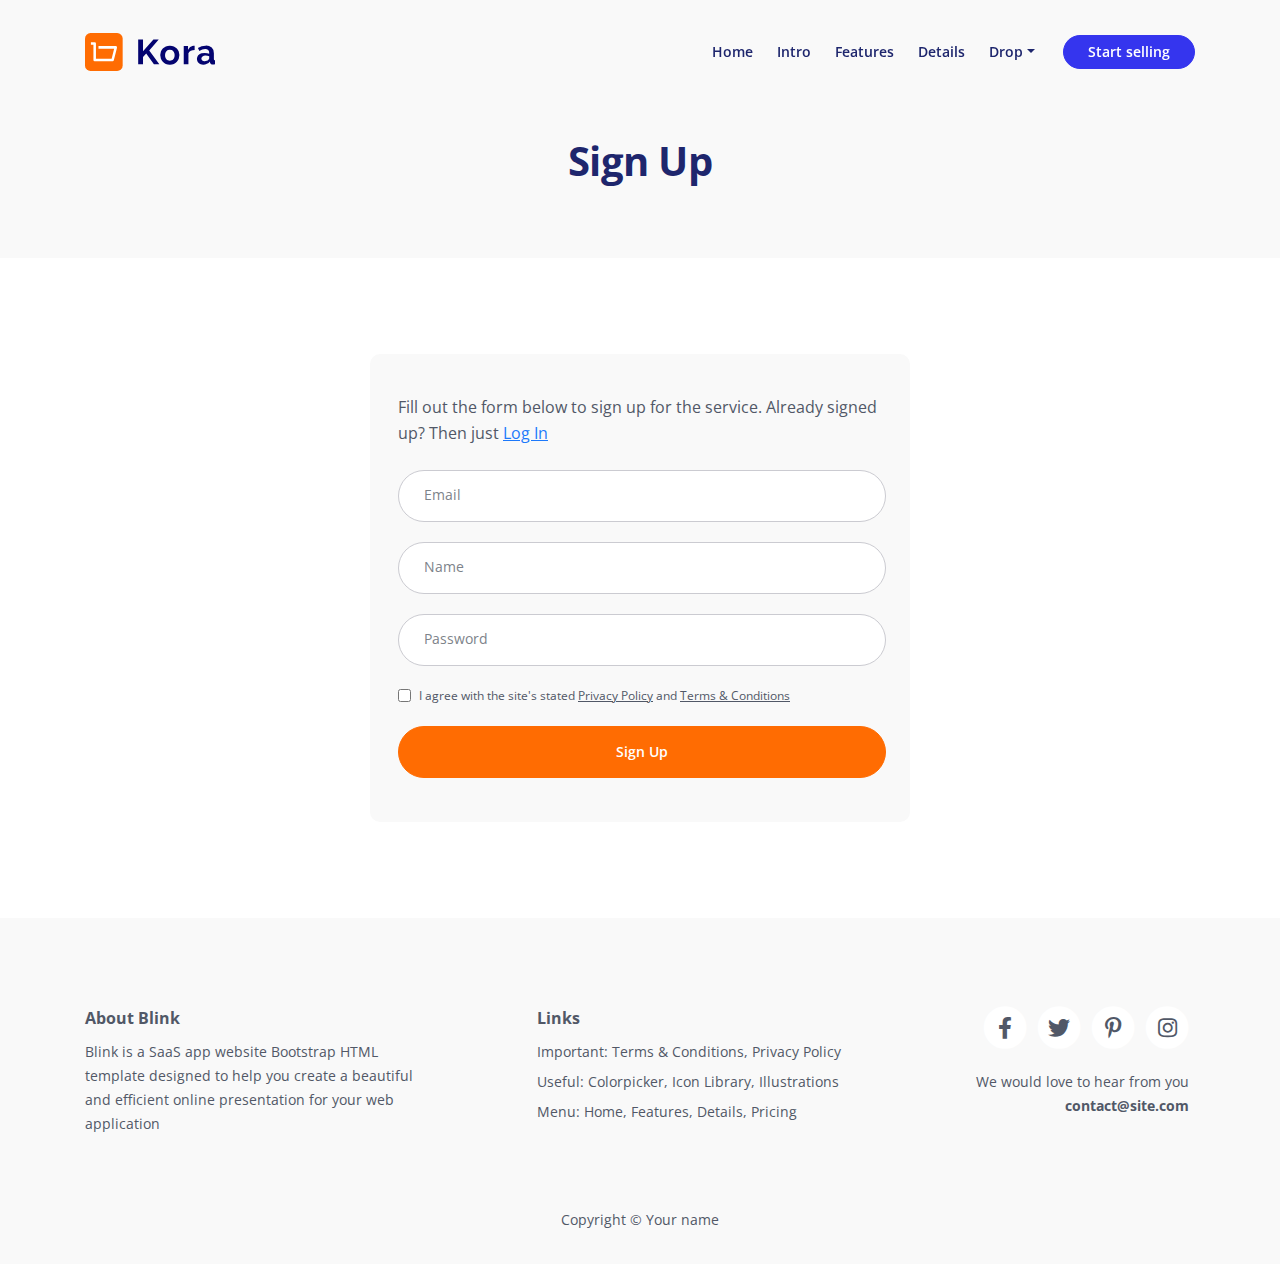
<file: web/sign-up.html>
<!DOCTYPE html>
<html lang="en">
<head>
    <meta charset="utf-8">
    <meta name="viewport" content="width=device-width, initial-scale=1, shrink-to-fit=no">
    
    <!-- SEO Meta Tags -->
    <meta name="description" content="Your description">
    <meta name="author" content="Your name">

    <!-- OG Meta Tags to improve the way the post looks when you share the page on Facebook, Twitter, LinkedIn -->
	<meta property="og:site_name" content="" /> <!-- website name -->
	<meta property="og:site" content="" /> <!-- website link -->
	<meta property="og:title" content=""/> <!-- title shown in the actual shared post -->
	<meta property="og:description" content="" /> <!-- description shown in the actual shared post -->
	<meta property="og:image" content="" /> <!-- image link, make sure it's jpg -->
	<meta property="og:url" content="" /> <!-- where do you want your post to link to -->
	<meta name="twitter:card" content="summary_large_image"> <!-- to have large image post format in Twitter -->

    <!-- Webpage Title -->
    <title>Sign Up - Kora</title>
    
    <!-- Styles -->
    <link rel="preconnect" href="https://fonts.gstatic.com">
    <link href="https://fonts.googleapis.com/css2?family=Open+Sans:ital,wght@0,400;0,600;0,700;1,400;1,600&display=swap" rel="stylesheet">
    <link href="css/bootstrap.css" rel="stylesheet">
    <link href="css/fontawesome-all.css" rel="stylesheet">
    <link href="css/swiper.css" rel="stylesheet">
	<link href="css/magnific-popup.css" rel="stylesheet">
	<link href="css/styles.css" rel="stylesheet">
	
	<!-- Favicon  -->
    <link rel="icon" href="images/favicon.png">
</head>
<body data-spy="scroll" data-target=".fixed-top">
    
    <!-- Navigation -->
    <nav class="navbar navbar-expand-lg fixed-top navbar-light">
        <div class="container">
            
            <!-- Text Logo - Use this if you don't have a graphic logo -->
            <!-- <a class="navbar-brand logo-text page-scroll" href="index.html">Kora</a> -->

            <!-- Image Logo -->
            <a class="navbar-brand logo-image" href="index.html"><img src="images/logo.svg" alt="alternative"></a> 

            <button class="navbar-toggler p-0 border-0" type="button" data-toggle="offcanvas">
                <span class="navbar-toggler-icon"></span>
            </button>

            <div class="navbar-collapse offcanvas-collapse" id="navbarsExampleDefault">
                <ul class="navbar-nav ml-auto">
                    <li class="nav-item">
                        <a class="nav-link page-scroll" href="index.html#header">Home <span class="sr-only">(current)</span></a>
                    </li>
                    <li class="nav-item">
                        <a class="nav-link page-scroll" href="index.html#intro">Intro</a>
                    </li>
                    <li class="nav-item">
                        <a class="nav-link page-scroll" href="index.html#features">Features</a>
                    </li>
                    <li class="nav-item">
                        <a class="nav-link page-scroll" href="index.html#details">Details</a>
                    </li>
                    <li class="nav-item dropdown">
                        <a class="nav-link dropdown-toggle" href="#" id="dropdown01" data-toggle="dropdown" aria-haspopup="true" aria-expanded="false">Drop</a>
                        <div class="dropdown-menu" aria-labelledby="dropdown01">
                            <a class="dropdown-item page-scroll" href="article.html">Article Details</a>
                            <div class="dropdown-divider"></div>
                            <a class="dropdown-item page-scroll" href="terms.html">Terms Conditions</a>
                            <div class="dropdown-divider"></div>
                            <a class="dropdown-item page-scroll" href="privacy.html">Privacy Policy</a>
                        </div>
                    </li>
                </ul>
                <span class="nav-item">
                    <a class="btn-solid-sm page-scroll" href="sign-up.html">Start selling</a>
                </span>
            </div> <!-- end of navbar-collapse -->
        </div> <!-- end of container -->
    </nav> <!-- end of navbar -->
    <!-- end of navigation -->


    <!-- Header -->
    <header class="ex-header">
        <div class="container">
            <div class="row">
                <div class="col-xl-10 offset-xl-1">
                    <h1 class="text-center">Sign Up</h1>
                </div> <!-- end of col -->
            </div> <!-- end of row -->
        </div> <!-- end of container -->
    </header> <!-- end of ex-header -->
    <!-- end of header -->
    
    
    <!-- Basic -->
    <div class="ex-form-1 pt-5 pb-5">
        <div class="container">
            <div class="row">
                <div class="col-xl-6 offset-xl-3">
                    <div class="text-box mt-5 mb-5">
                        <p class="mb-4">Fill out the form below to sign up for the service. Already signed up? Then just <a class="blue" href="log-in.html">Log In</a></p>

                        <!-- Sign Up Form -->
                        <form id="signUpForm">
                            <div class="form-group">
                                <input type="email" class="form-control-input" id="email" required>
                                <label class="label-control" for="email">Email</label>
                            </div>
                            <div class="form-group">
                                <input type="text" class="form-control-input" id="name" required>
                                <label class="label-control" for="name">Name</label>
                            </div>
                            <div class="form-group">
                                <input type="text" class="form-control-input" id="password" required>
                                <label class="label-control" for="password">Password</label>
                            </div>
                            <div class="form-group checkbox">
                                <input type="checkbox" id="terms" value="Agreed-to-Terms" required>I agree with the site's stated <a href="privacy.html">Privacy Policy</a> and <a href="terms.html">Terms & Conditions</a>
                            </div>
                            <div class="form-group">
                                <button type="submit" class="form-control-submit-button">Sign Up</button>
                            </div>
                        </form>
                        <!-- end of sign up form -->

                    </div> <!-- end of text-box -->
                </div> <!-- end of col -->
            </div> <!-- end of row -->
        </div> <!-- end of container -->
    </div> <!-- end of ex-basic-1 -->
    <!-- end of basic -->


    <!-- Footer -->
    <div class="footer">
        <div class="container">
            <div class="row">
                <div class="col-lg-12">
                    <div class="footer-col first">
                        <h6>About Blink</h6>
                        <p class="p-small">Blink is a SaaS app website Bootstrap HTML template designed to help you create a beautiful and efficient online presentation for your web application</p>
                    </div> <!-- end of footer-col -->
                    <div class="footer-col second">
                        <h6>Links</h6>
                        <ul class="list-unstyled li-space-lg p-small">
                            <li>Important: <a href="terms.html">Terms & Conditions</a>, <a href="privacy.html">Privacy Policy</a></li>
                            <li>Useful: <a href="#">Colorpicker</a>, <a href="#">Icon Library</a>, <a href="#">Illustrations</a></li>
                            <li>Menu: <a class="page-scroll" href="#header">Home</a>, <a class="page-scroll" href="#features">Features</a>, <a class="page-scroll" href="#details">Details</a>, <a class="page-scroll" href="#pricing">Pricing</a></li>
                        </ul>
                    </div> <!-- end of footer-col -->
                    <div class="footer-col third">
                        <span class="fa-stack">
                            <a href="#your-link">
                                <i class="fas fa-circle fa-stack-2x"></i>
                                <i class="fab fa-facebook-f fa-stack-1x"></i>
                            </a>
                        </span>
                        <span class="fa-stack">
                            <a href="#your-link">
                                <i class="fas fa-circle fa-stack-2x"></i>
                                <i class="fab fa-twitter fa-stack-1x"></i>
                            </a>
                        </span>
                        <span class="fa-stack">
                            <a href="#your-link">
                                <i class="fas fa-circle fa-stack-2x"></i>
                                <i class="fab fa-pinterest-p fa-stack-1x"></i>
                            </a>
                        </span>
                        <span class="fa-stack">
                            <a href="#your-link">
                                <i class="fas fa-circle fa-stack-2x"></i>
                                <i class="fab fa-instagram fa-stack-1x"></i>
                            </a>
                        </span>
                        <p class="p-small">We would love to hear from you <a href="mailto:contact@site.com"><strong>contact@site.com</strong></a></p>
                    </div> <!-- end of footer-col -->
                </div> <!-- end of col -->
            </div> <!-- end of row -->
        </div> <!-- end of container -->
    </div> <!-- end of footer -->  
    <!-- end of footer -->


    <!-- Copyright -->
    <div class="copyright">
        <div class="container">
            <div class="row">
                <div class="col-lg-12">
                    <p class="p-small">Copyright © <a href="#your-link">Your name</a></p>
                </div> <!-- end of col -->
            </div> <!-- enf of row -->
        </div> <!-- end of container -->
    </div> <!-- end of copyright --> 
    <!-- end of copyright -->
    
    	
    <!-- Scripts -->
    <script src="js/jquery.min.js"></script> <!-- jQuery for Bootstrap's JavaScript plugins -->
    <script src="js/bootstrap.min.js"></script> <!-- Bootstrap framework -->
    <script src="js/jquery.easing.min.js"></script> <!-- jQuery Easing for smooth scrolling between anchors -->
    <script src="js/jquery.magnific-popup.js"></script> <!-- Magnific Popup for lightboxes -->
    <script src="js/swiper.min.js"></script> <!-- Swiper for image and text sliders -->
    <script src="js/scripts.js"></script> <!-- Custom scripts -->
</body>
</html>
</file>
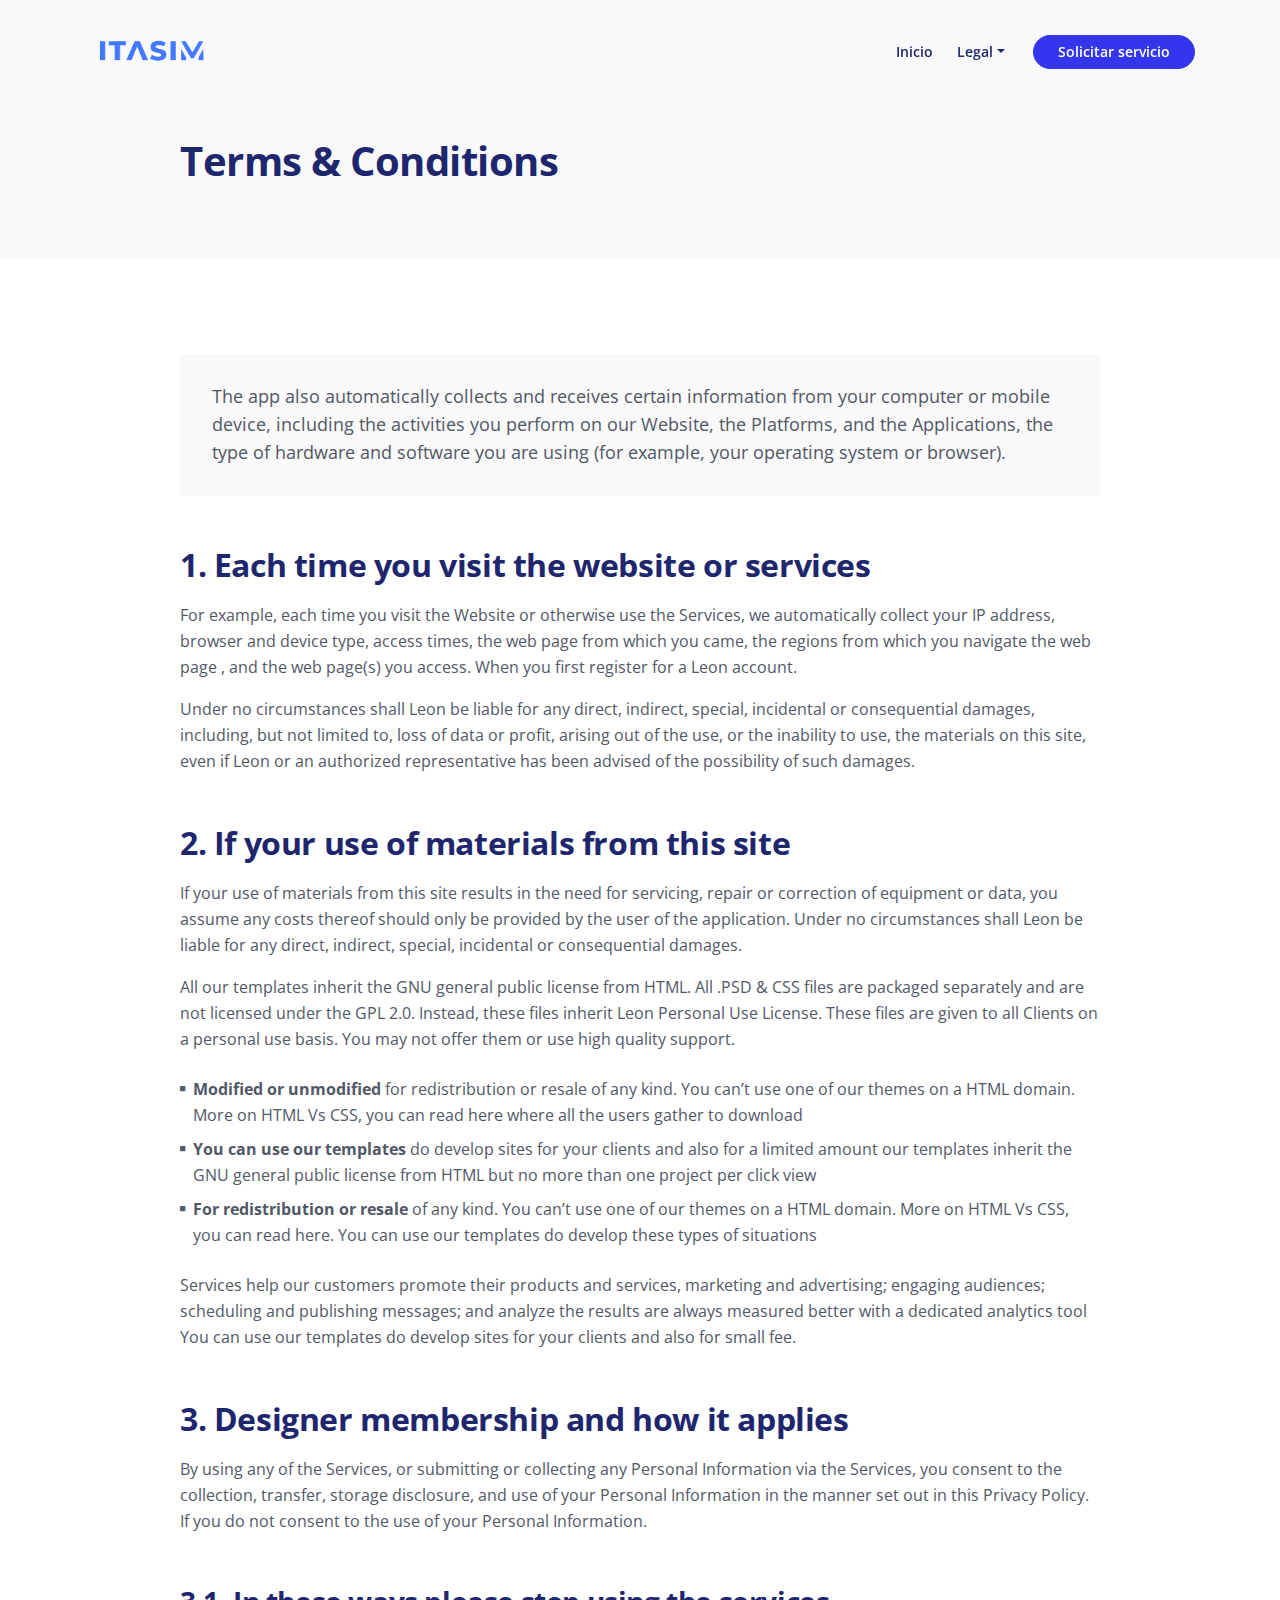
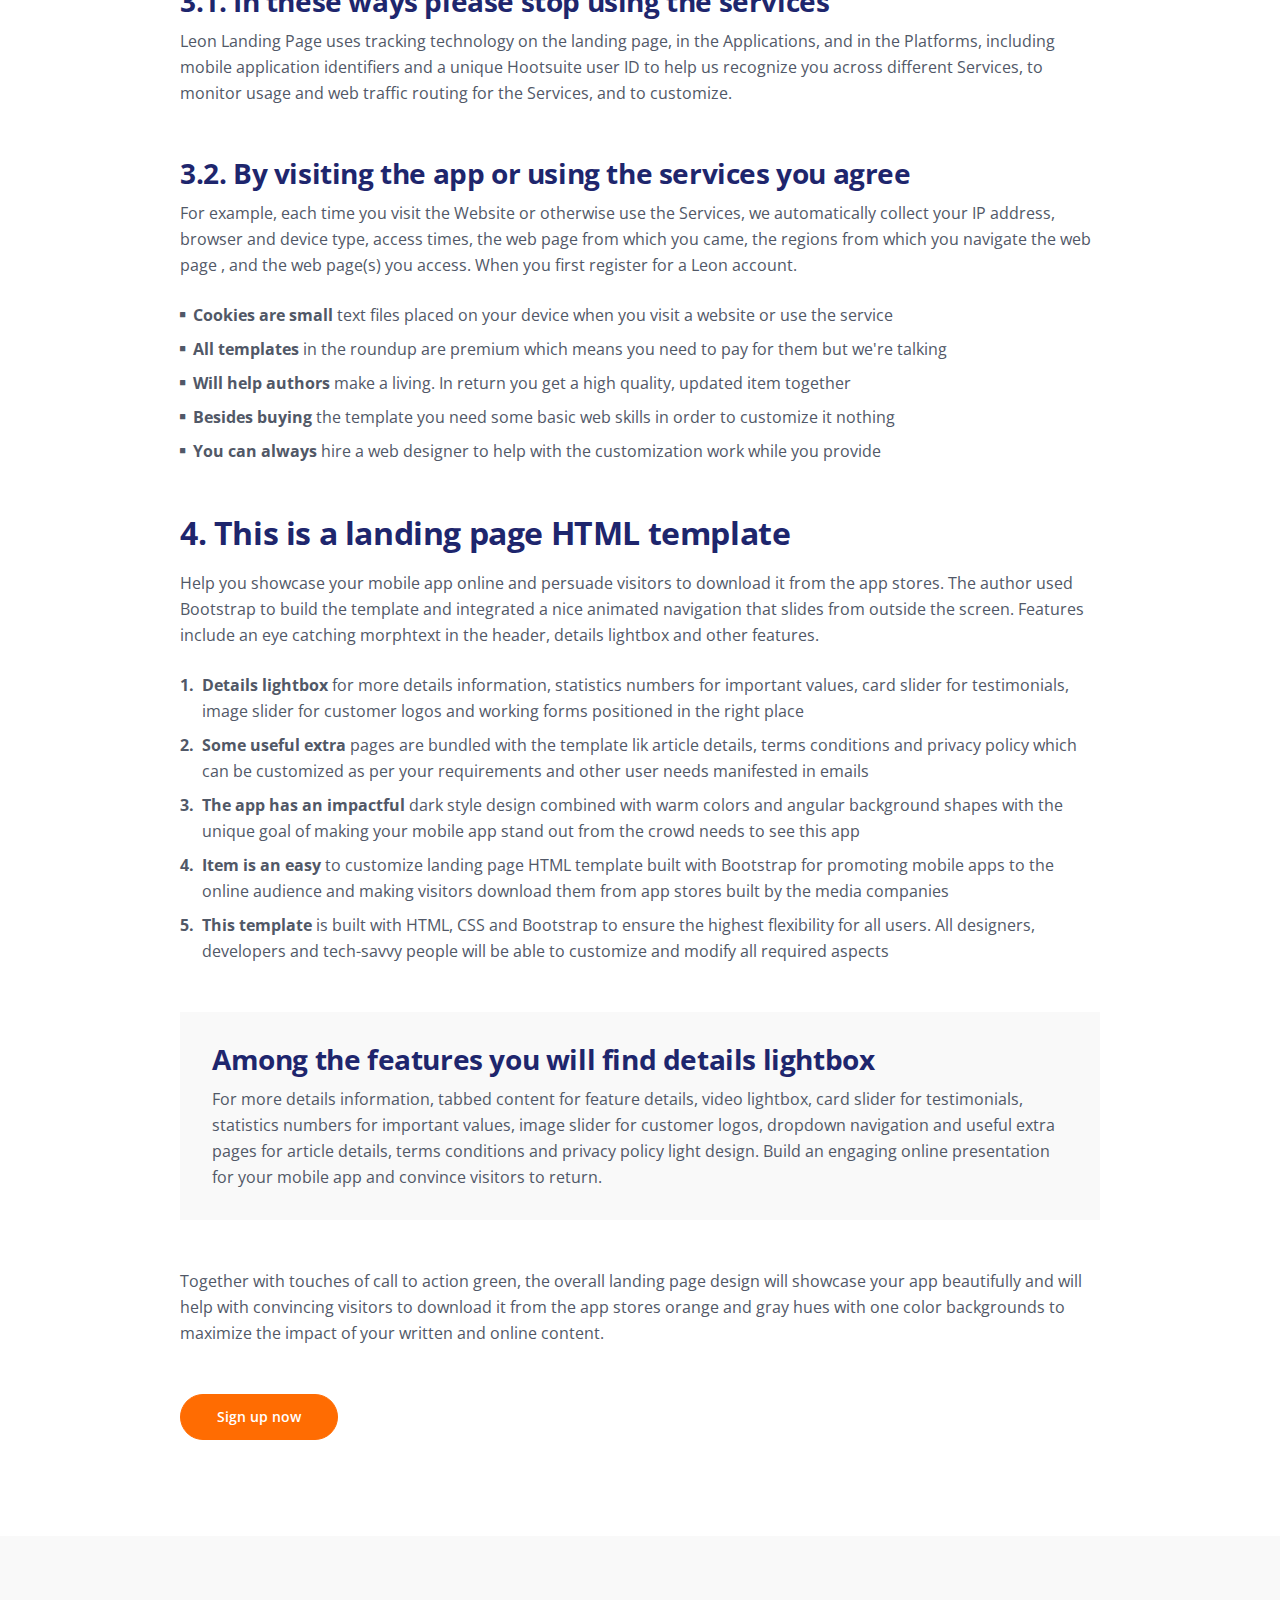
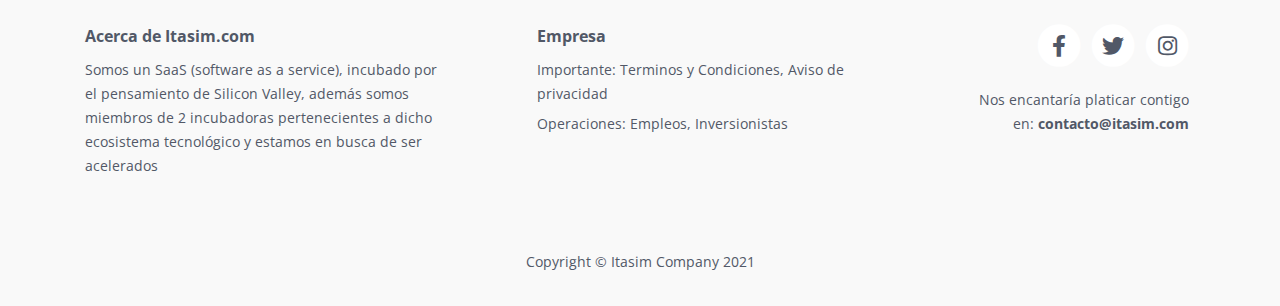
<file: web/terms.html>
<!DOCTYPE html>
<html lang="en">
<head>
    <meta charset="utf-8">
    <meta name="viewport" content="width=device-width, initial-scale=1, shrink-to-fit=no">
    
    <!-- SEO Meta Tags -->
    <meta name="description" content="Your description">
    <meta name="author" content="Your name">

    <!-- OG Meta Tags to improve the way the post looks when you share the page on Facebook, Twitter, LinkedIn -->
	<meta property="og:site_name" content="" /> <!-- website name -->
	<meta property="og:site" content="" /> <!-- website link -->
	<meta property="og:title" content=""/> <!-- title shown in the actual shared post -->
	<meta property="og:description" content="" /> <!-- description shown in the actual shared post -->
	<meta property="og:image" content="" /> <!-- image link, make sure it's jpg -->
	<meta property="og:url" content="" /> <!-- where do you want your post to link to -->
	<meta name="twitter:card" content="summary_large_image"> <!-- to have large image post format in Twitter -->

    <!-- Webpage Title -->
    <title>Terminos y Condiciones - Itasim.com</title>
    
    <!-- Styles -->
    <link rel="preconnect" href="https://fonts.gstatic.com">
    <link href="https://fonts.googleapis.com/css2?family=Open+Sans:ital,wght@0,400;0,600;0,700;1,400;1,600&display=swap" rel="stylesheet">
    <link href="css/bootstrap.css" rel="stylesheet">
    <link href="css/fontawesome-all.css" rel="stylesheet">
    <link href="css/swiper.css" rel="stylesheet">
	<link href="css/magnific-popup.css" rel="stylesheet">
	<link href="css/styles.css" rel="stylesheet">
    <link rel="stylesheet" href="./css/styles.css">
	
	<!-- Favicon  -->
    <link rel="icon" href="images/favicon.png">
</head>
<body data-spy="scroll" data-target=".fixed-top">
    
    <!-- Navigation -->
    <nav class="navbar navbar-expand-lg fixed-top navbar-light">
        <div class="container">
            
            <!-- Text Logo - Use this if you don't have a graphic logo -->
            <!-- <a class="navbar-brand logo-text page-scroll" href="index.html">Kora</a> -->

            <!-- Image Logo -->
            <a class="navbar-brand logo-image" href="index.html"><img src="./images/itasim.png" alt=""></a>

            <button class="navbar-toggler p-0 border-0" type="button" data-toggle="offcanvas">
                <span class="navbar-toggler-icon"></span>
            </button>

            <div class="navbar-collapse offcanvas-collapse" id="navbarsExampleDefault">
                <ul class="navbar-nav ml-auto">
                    <li class="nav-item">
                        <a class="nav-link page-scroll" href="./index.html">Inicio <span class="sr-only">(current)</span></a>
                    </li>
                    <li class="nav-item dropdown">
                        <a class="nav-link dropdown-toggle" href="#" id="dropdown01" data-toggle="dropdown" aria-haspopup="true" aria-expanded="false">Legal</a>
                        <div class="dropdown-menu" aria-labelledby="dropdown01">
<!--                             <a class="dropdown-item page-scroll" href="article.html">Article Details</a>
 -->                            <div class="dropdown-divider"></div>
                            <a class="dropdown-item page-scroll" href="terms.html">Terminos y Condiciones</a>
                            <div class="dropdown-divider"></div>
                            <a class="dropdown-item page-scroll" href="privacy.html">Aviso de Privacidad</a>
                        </div>
                    </li>
                </ul>
                <span class="nav-item">
                    <a class="btn-solid-sm page-scroll" href="https://form.jotform.com/212488451627865">Solicitar servicio</a>
                </span>
            </div> <!-- end of navbar-collapse -->
        </div> <!-- end of container -->
    </nav> <!-- end of navbar -->
    <!-- end of navigation -->


    <!-- Header -->
    <header class="ex-header">
        <div class="container">
            <div class="row">
                <div class="col-xl-10 offset-xl-1">
                    <h1>Terms & Conditions</h1>
                </div> <!-- end of col -->
            </div> <!-- end of row -->
        </div> <!-- end of container -->
    </header> <!-- end of ex-header -->
    <!-- end of header -->


    <!-- Basic -->
    <div class="ex-basic-1 pt-5 pb-5">
        <div class="container">
            <div class="row">
                <div class="col-xl-10 offset-xl-1">
                    <div class="text-box mt-5 mb-5">
                        <p class="p-large">The app also automatically collects and receives certain information from your computer or mobile device, including the activities you perform on our Website, the Platforms, and the Applications, the type of hardware and software you are using (for example, your operating system or browser).</p>
                    </div> <!-- end of text-box -->

                    <h2 class="mb-3">1. Each time you visit the website or services</h2>
                    <p>For example, each time you visit the Website or otherwise use the Services, we automatically collect your IP address, browser and device type, access times, the web page from which you came, the regions from which you navigate the web page , and the web page(s) you access. When you first register for a Leon account.</p>
                    <p class="mb-5">Under no circumstances shall Leon be liable for any direct, indirect, special, incidental or consequential damages, including, but not limited to, loss of data or profit, arising out of the use, or the inability to use, the materials on this site, even if Leon or an authorized representative has been advised of the possibility of such damages.</p>

                    <h2 class="mb-3">2. If your use of materials from this site</h2>
                    <p>If your use of materials from this site results in the need for servicing, repair or correction of equipment or data, you assume any costs thereof should only be provided by the user of the application. Under no circumstances shall Leon be liable for any direct, indirect, special, incidental or consequential damages.</p>
                    <p class="mb-4">All our templates inherit the GNU general public license from HTML. All .PSD & CSS files are packaged separately and are not licensed under the GPL 2.0. Instead, these files inherit Leon Personal Use License. These files are given to all Clients on a personal use basis. You may not offer them or use high quality support.</p>
                    <ul class="list-unstyled li-space-lg mb-4">
                        <li class="media">
                            <i class="fas fa-square"></i>
                            <div class="media-body"><strong>Modified or unmodified</strong> for redistribution or resale of any kind. You can’t use one of our themes on a HTML domain. More on HTML Vs CSS, you can read here where all the users gather to download</div>
                        </li>
                        <li class="media">
                            <i class="fas fa-square"></i>
                            <div class="media-body"><strong>You can use our templates</strong>  do develop sites for your clients and also for a limited amount our templates inherit the GNU general public license from HTML but no more than one project per click view</div>
                        </li>
                        <li class="media">
                            <i class="fas fa-square"></i>
                            <div class="media-body"><strong>For redistribution or resale</strong> of any kind. You can’t use one of our themes on a HTML domain. More on HTML Vs CSS, you can read here. You can use our templates do develop these types of situations</div>
                        </li>
                    </ul>
                    <p class="mb-5">Services help our customers promote their products and services, marketing and advertising; engaging audiences; scheduling and publishing messages; and analyze the results are always measured better with a dedicated analytics tool You can use our templates do develop sites for your clients and also for small fee.</p>

                    <h2 class="mb-3">3. Designer membership and how it applies</h2>
                    <p class="mb-5">By using any of the Services, or submitting or collecting any Personal Information via the Services, you consent to the collection, transfer, storage disclosure, and use of your Personal Information in the manner set out in this Privacy Policy. If you do not consent to the use of your Personal Information.</p>
                    <h3>3.1. In these ways please stop using the services</h3>
                    <p class="mb-5">Leon Landing Page uses tracking technology on the landing page, in the Applications, and in the Platforms, including mobile application identifiers and a unique Hootsuite user ID to help us recognize you across different Services, to monitor usage and web traffic routing for the Services, and to customize.</p>
                    <h3>3.2. By visiting the app or using the services you agree</h3>
                    <p class="mb-4">For example, each time you visit the Website or otherwise use the Services, we automatically collect your IP address, browser and device type, access times, the web page from which you came, the regions from which you navigate the web page , and the web page(s) you access. When you first register for a Leon account.</p>
                    <ul class="list-unstyled li-space-lg mb-5">
                        <li class="media">
                            <i class="fas fa-square"></i>
                            <div class="media-body"><strong>Cookies are small</strong> text files placed on your device when you visit a website or use the service</div>
                        </li>
                        <li class="media">
                            <i class="fas fa-square"></i>
                            <div class="media-body"><strong>All templates</strong> in the roundup are premium which means you need to pay for them but we're talking</div>
                        </li>
                        <li class="media">
                            <i class="fas fa-square"></i>
                            <div class="media-body"><strong>Will help authors </strong> make a living. In return you get a high quality, updated item together</div>
                        </li>
                        <li class="media">
                            <i class="fas fa-square"></i>
                            <div class="media-body"><strong>Besides buying</strong> the template you need some basic web skills in order to customize it nothing</div>
                        </li>
                        <li class="media">
                            <i class="fas fa-square"></i>
                            <div class="media-body"><strong>You can always</strong> hire a web designer to help with the customization work while you provide</div>
                        </li>
                    </ul>
                    
                    <h2 class="mb-3">4. This is a landing page HTML template</h2>
                    <p class="mb-4">Help you showcase your mobile app online and persuade visitors to download it from the app stores. The author used Bootstrap to build the template and integrated a nice animated navigation that slides from outside the screen. Features include an eye catching morphtext in the header, details lightbox and other features.</p>
                    <ul class="list-unstyled li-space-lg mb-5">
                        <li class="media">
                            <strong>1.</strong>
                            <div class="media-body"><strong>Details lightbox</strong> for more details information, statistics numbers for important values, card slider for testimonials, image slider for customer logos and working forms positioned in the right place</div>
                        </li>
                        <li class="media">
                            <strong>2.</strong>
                            <div class="media-body"><strong>Some useful extra</strong> pages are bundled with the template lik article details, terms conditions and privacy policy which can be customized as per your requirements and other user needs manifested in emails</div>
                        </li>
                        <li class="media">
                            <strong>3.</strong>
                            <div class="media-body"><strong>The app has an impactful</strong> dark style design combined with warm colors and angular background shapes with the unique goal of making your mobile app stand out from the crowd needs to see this app</div>
                        </li>
                        <li class="media">
                            <strong>4.</strong>
                            <div class="media-body"><strong>Item is an easy</strong> to customize landing page HTML template built with Bootstrap for promoting mobile apps to the online audience and making visitors download them from app stores built by the media companies</div>
                        </li>
                        <li class="media">
                            <strong>5.</strong>
                            <div class="media-body"><strong>This template</strong> is built with HTML, CSS and Bootstrap to ensure the highest flexibility for all users. All designers, developers and tech-savvy people will be able to customize and modify all required aspects</div>
                        </li>
                    </ul>
                    
                    <div class="text-box mb-5">
                        <h3>Among the features you will find details lightbox</h3>
                        <p>For more details information, tabbed content for feature details, video lightbox, card slider for testimonials, statistics numbers for important values, image slider for customer logos, dropdown navigation and useful extra pages for article details, terms conditions and privacy policy light design. Build an engaging online presentation for your mobile app and convince visitors to return.</p>
                    </div> <!-- end of text-box -->
                    <p class="mb-5">Together with touches of call to action green, the overall landing page design will showcase your app beautifully and will help with convincing visitors to download it from the app stores orange and gray hues with one color backgrounds to maximize the impact of your written and online content.</p>
                    
                    <a class="btn-solid-reg mb-5" href="index.html#header">Sign up now</a>
                </div> <!-- end of col -->
            </div> <!-- end of row -->
        </div> <!-- end of container -->
    </div> <!-- end of ex-basic-1 -->
    <!-- end of basic -->


    <!-- Footer -->
    <div class="footer">
        <div class="container">
            <div class="row">
                <div class="col-lg-12">
                    <div class="footer-col first">
                        <h6>Acerca de Itasim.com</h6>
                        <p class="p-small">Somos un SaaS (software as a service), incubado por el pensamiento de Silicon Valley, además somos miembros de 2 incubadoras pertenecientes a dicho ecosistema tecnológico y estamos en busca de ser acelerados</p>
                    </div> <!-- end of footer-col -->
                    <div class="footer-col second">
                        <h6>Empresa</h6>
                        <ul class="list-unstyled li-space-lg p-small">
                            <li>Importante: <a href="terms.html">Terminos y Condiciones</a>, <a href="privacy.html">Aviso de privacidad</a></li>
                            <li>Operaciones: <a class="page-scroll" href="#header">Empleos</a>, <a class="page-scroll" href="#intro">Inversionistas</a> </li>
                        </ul>
                    </div> <!-- end of footer-col -->
                    <div class="footer-col third">
                        <span class="fa-stack">
                            <a href="#your-link">
                                <i class="fas fa-circle fa-stack-2x"></i>
                                <i class="fab fa-facebook-f fa-stack-1x"></i>
                            </a>
                        </span>
                        <span class="fa-stack">
                            <a href="#your-link">
                                <i class="fas fa-circle fa-stack-2x"></i>
                                <i class="fab fa-twitter fa-stack-1x"></i>
                            </a>
                        </span>
                        <span class="fa-stack">
                            <a href="#your-link">
                                <i class="fas fa-circle fa-stack-2x"></i>
                                <i class="fab fa-instagram fa-stack-1x"></i>
                            </a>
                        </span>
                        <p class="p-small">Nos encantaría platicar contigo en: <a href="#contacto@itasim.com"><strong>contacto@itasim.com</strong></a></p>
                    </div> <!-- end of footer-col -->
                </div> <!-- end of col -->
            </div> <!-- end of row -->
        </div> <!-- end of container -->
    </div> <!-- end of footer -->
    <!-- end of footer -->


    <!-- Copyright -->
    <div class="copyright">
        <div class="container">
            <div class="row">
                <div class="col-lg-12">
                    <p class="p-small">Copyright © <a href="#your-link">Itasim Company 2021</a></p>
                </div> <!-- end of col -->
            </div> <!-- enf of row -->
        </div> <!-- end of container -->
    </div> <!-- end of copyright -->
    <!-- end of copyright -->

    
    	
    <!-- Scripts -->
    <script src="js/jquery.min.js"></script> <!-- jQuery for Bootstrap's JavaScript plugins -->
    <script src="js/bootstrap.min.js"></script> <!-- Bootstrap framework -->
    <script src="js/jquery.easing.min.js"></script> <!-- jQuery Easing for smooth scrolling between anchors -->
    <script src="js/jquery.magnific-popup.js"></script> <!-- Magnific Popup for lightboxes -->
    <script src="js/swiper.min.js"></script> <!-- Swiper for image and text sliders -->
    <script src="js/scripts.js"></script> <!-- Custom scripts -->
</body>
</html>
</file>
<file: web/css/styles.css>
/* Description: Master CSS file */

/*****************************************
Table Of Contents:
- General Styles
- Navigation
- Header
- Customers
- Introduction
- Features
- Details 1
- Details Lightbox
- Details 2
- Details 3
- Testimonials
- Newsletter
- Footer
- Copyright
- Back To Top Button
- Extra pages
- Media Queries
******************************************/

/*****************************************
Colors:
- Buttons - orange #ff6c02
- Headings text - navy blue #1e266d
- Body text - dark gray #515867
- Backgrounds - light gray #f9f9f9
******************************************/


/**************************/
/*     General Styles     */
/**************************/
body,
html {
    width: 100%;
	height: 100%;
}

body, p {
	color: #515867; 
	font: 400 1rem/1.625rem "Open Sans", sans-serif;
}

h1 {
	color: #1e266d;
	font-weight: 700;
	font-size: 2.5rem;
	line-height: 3.125rem;
	letter-spacing: -0.5px;
}

h2 {
	color: #1e266d;
	font-weight: 700;
	font-size: 2rem;
	line-height: 2.625rem;
	letter-spacing: -0.4px;
}

h3 {
	color: #1e266d;
	font-weight: 700;
	font-size: 1.75rem;
	line-height: 2.375rem;
	letter-spacing: -0.4px;
}

h4 {
	color: #1e266d;
	font-weight: 700;
	font-size: 1.5rem;
	line-height: 2.125rem;
	letter-spacing: -0.4px;
}

h5 {
	color: #1e266d;
	font-weight: 700;
	font-size: 1.25rem;
	line-height: 1.75rem;
}

h6 {
	color: #1e266d;
	font-weight: 700;
	font-size: 1rem;
	line-height: 1.5rem;
}

.h1-large {
	font-size: 2.75rem;
	line-height: 3.5rem;
	letter-spacing: -0.7px;
}

.p-large {
	font-size: 1.125rem;
	line-height: 1.75rem;
	color: #515867;
}

.p-small {
	font-size: 0.875rem;
	line-height: 1.5rem;
}

.testimonial-text {
	font-style: italic;
}

.testimonial-author {
	font-weight: 600;
	font-size: 1rem;
	line-height: 1.5rem;
}

.li-space-lg li {
	margin-bottom: 0.5rem;
}

a {
	color: #515867;
	text-decoration: underline;
}

a:hover {
	color: #515867;
	text-decoration: underline;
}

.no-line {
	text-decoration: none;
}

.no-line:hover {
	text-decoration: none;
}

.read-more {
	font-weight: 600;
	font-size: 0.875rem;
	line-height: 1.5rem;
}

.read-more .fas {
	margin-left: 0.625rem;
	font-size: 1rem;
	vertical-align: -8%;
}

.blue {
	color: #1d79fb;
}

.bg-gray {
	background-color: #f9f9f9;
}

.section-divider {
	display: inline-block;
	width: 100%;
	height: 1px;
	border: none;
	background-color: #d0dae2;
}

.section-title {
	display: inline-block;
	margin-bottom: 0.75rem;
	padding: 0.375rem 1.25rem;
	border-radius: 20px;
	background-color: #fff0e2;
	color: #ff6c02;
	font-weight: 600;
	font-size: 0.75rem;
	line-height: 1.125rem;
}

.btn-solid-reg {
	display: inline-block;
	padding: 1.375rem 2.25rem 1.375rem 2.25rem;
	border: 1px solid #ff6c02;
	border-radius: 32px;
	background-color: #ff6c02;
	color: #ffffff;
	font-weight: 600;
	font-size: 0.875rem;
	line-height: 0;
	text-decoration: none;
	transition: all 0.2s;
}

.btn-solid-reg:hover {
	border: 1px solid #ff6c02;
	background-color: transparent;
	color: #ff6c02; /* needs to stay here because of the color property of a tag */
	text-decoration: none;
}

.btn-solid-lg {
	display: inline-block;
	padding: 1.625rem 2.625rem 1.625rem 2.625rem;
	border: 1px solid #ff6c02;
	border-radius: 32px;
	background-color: #ff6c02;
	color: #ffffff;
	font-weight: 600;
	font-size: 0.875rem;
	line-height: 0;
	text-decoration: none;
	transition: all 0.2s;
}

.btn-solid-lg:hover {
	border: 1px solid #ff6c02;
	background-color: transparent;
	color: #ff6c02; /* needs to stay here because of the color property of a tag */
	text-decoration: none;
}

.btn-solid-sm {
	display: inline-block;
	padding: 1rem 1.5rem 1rem 1.5rem;
	border: 1px solid #ff6c02;
	border-radius: 32px;
	background-color: #ff6c02;
	color: #ffffff;
	font-weight: 600;
	font-size: 0.875rem;
	line-height: 0;
	text-decoration: none;
	transition: all 0.2s;
}

.btn-solid-sm:hover {
	border: 1px solid #ff6c02;
	background-color: transparent;
	color: #ff6c02;
	text-decoration: none;
}

.btn-outline-reg {
	display: inline-block;
	padding: 1.375rem 2.25rem 1.375rem 2.25rem;
	border: 1px solid #ff6c02;
	border-radius: 32px;
	background-color: transparent;
	color: #ff6c02;
	font-weight: 600;
	font-size: 0.875rem;
	line-height: 0;
	text-decoration: none;
	transition: all 0.2s;
}

.btn-outline-reg:hover {
	background-color: #ff6c02;
	color: #ffffff;
	text-decoration: none;
}

.btn-outline-lg {
	display: inline-block;
	padding: 1.625rem 2.625rem 1.625rem 2.625rem;
	border: 1px solid #ff6c02;
	border-radius: 32px;
	background-color: transparent;
	color: #ff6c02;
	font-weight: 600;
	font-size: 0.875rem;
	line-height: 0;
	text-decoration: none;
	transition: all 0.2s;
}

.btn-outline-lg:hover {
	background-color: #ff6c02;
	color: #ffffff;
	text-decoration: none;
}

.btn-outline-sm {
	display: inline-block;
	padding: 1rem 1.5rem 1rem 1.5rem;
	border: 1px solid #ff6c02;
	border-radius: 32px;
	background-color: transparent;
	color: #ff6c02;
	font-weight: 600;
	font-size: 0.875rem;
	line-height: 0;
	text-decoration: none;
	transition: all 0.2s;
}

.btn-outline-sm:hover {
	background-color: #ff6c02;
	color: #ffffff;
	text-decoration: none;
}

.form-group {
	position: relative;
	margin-bottom: 1.25rem;
}

.label-control {
	position: absolute;
	top: 0.875rem;
	left: 1.625rem;
	color: #7d838a;
	opacity: 1;
	font-size: 0.875rem;
	line-height: 1.375rem;
	cursor: text;
	transition: all 0.2s ease;
}

.form-control-input:focus + .label-control,
.form-control-input.notEmpty + .label-control,
.form-control-textarea:focus + .label-control,
.form-control-textarea.notEmpty + .label-control {
	top: 0.125rem;
	color: #515867;
	opacity: 1;
	font-size: 0.75rem;
	font-weight: 700;
}

.form-control-input,
.form-control-select {
	display: block; /* needed for proper display of the label in Firefox, IE, Edge */
	width: 100%;
	padding-top: 1.125rem;
	padding-bottom: 0.125rem;
	padding-left: 1.625rem;
	border: 1px solid #cbcbd1;
	border-radius: 32px;
	background-color: #ffffff;
	color: #515867;
	font-size: 0.875rem;
	line-height: 1.875rem;
	transition: all 0.2s;
	-webkit-appearance: none; /* removes inner shadow on form inputs on ios safari */
}

.form-control-select {
	padding-top: 0.5rem;
	padding-bottom: 0.5rem;
	height: 3.25rem;
	color: #7d838a;
}

select {
    /* you should keep these first rules in place to maintain cross-browser behavior */
    -webkit-appearance: none;
	-moz-appearance: none;
	-ms-appearance: none;
    -o-appearance: none;
    appearance: none;
    background-image: url('../images/down-arrow.png');
    background-position: 96% 50%;
    background-repeat: no-repeat;
    outline: none;
}

.form-control-textarea {
	display: block; /* used to eliminate a bottom gap difference between Chrome and IE/FF */
	width: 100%;
	height: 14rem; /* used instead of html rows to normalize height between Chrome and IE/FF */
	padding-top: 1.5rem;
	padding-left: 1.5rem;
	border: 1px solid #cbcbd1;
	border-radius: 2px;
	background-color: #ffffff;
	color: #515867;
	font-size: 0.875rem;
	line-height: 1.5rem;
	transition: all 0.2s;
}

.form-control-input:focus,
.form-control-select:focus,
.form-control-textarea:focus {
	border: 1px solid #a1a1a1;
	outline: none; /* Removes blue border on focus */
}

.form-control-input:hover,
.form-control-select:hover,
.form-control-textarea:hover {
	border: 1px solid #a1a1a1;
}

.checkbox {
	font-size: 0.75rem;
	line-height: 1.25rem;
}

input[type='checkbox'] {
	vertical-align: -10%;
	margin-right: 0.5rem;
}

.form-control-submit-button {
	display: inline-block;
	width: 100%;
	height: 3.25rem;
	border: 1px solid #ff6c02;
	border-radius: 32px;
	background-color: #ff6c02;
	color: #ffffff;
	font-weight: 600;
	font-size: 0.875rem;
	line-height: 0;
	cursor: pointer;
	transition: all 0.2s;
}

.form-control-submit-button:hover {
	border: 1px solid #ff6c02;
	background-color: transparent;
	color: #ff6c02;
}

/* Fade-move Animation For Details Lightbox - Magnific Popup */
/* at start */
.my-mfp-slide-bottom .zoom-anim-dialog {
	opacity: 0;
	transition: all 0.2s ease-out;
	-webkit-transform: translateY(-1.25rem) perspective(37.5rem) rotateX(10deg);
	-ms-transform: translateY(-1.25rem) perspective(37.5rem) rotateX(10deg);
	transform: translateY(-1.25rem) perspective(37.5rem) rotateX(10deg);
}

/* animate in */
.my-mfp-slide-bottom.mfp-ready .zoom-anim-dialog {
	opacity: 1;
	-webkit-transform: translateY(0) perspective(37.5rem) rotateX(0); 
	-ms-transform: translateY(0) perspective(37.5rem) rotateX(0); 
	transform: translateY(0) perspective(37.5rem) rotateX(0); 
}

/* animate out */
.my-mfp-slide-bottom.mfp-removing .zoom-anim-dialog {
	opacity: 0;
	-webkit-transform: translateY(-0.625rem) perspective(37.5rem) rotateX(10deg); 
	-ms-transform: translateY(-0.625rem) perspective(37.5rem) rotateX(10deg); 
	transform: translateY(-0.625rem) perspective(37.5rem) rotateX(10deg); 
}

/* dark overlay, start state */
.my-mfp-slide-bottom.mfp-bg {
	opacity: 0;
	transition: opacity 0.2s ease-out;
}

/* animate in */
.my-mfp-slide-bottom.mfp-ready.mfp-bg {
	opacity: 0.8;
}
/* animate out */
.my-mfp-slide-bottom.mfp-removing.mfp-bg {
	opacity: 0;
}
/* end of fade-move animation for details lightbox - magnific popup */


/**********************/
/*     Navigation     */
/**********************/
.navbar {
	border-bottom: 1px solid #e3e8ec;
	background-color: #ffffff;
	font-weight: 600;
	font-size: 0.875rem;
	line-height: 0.875rem;
}

.navbar .navbar-brand {
	padding-top: 0.25rem;
	padding-bottom: 0.25rem;
	font-size: 1.6rem;
	text-decoration: none;
	color: rgb(53, 53, 238);

}

.navbar .logo-image img {
    width: 130px;
	height: 40px;

	
}

.navbar .logo-text {
	color: #1e266d;
	font-weight: 700;
	font-size: 2rem;
	line-height: 1rem;
	text-decoration: none;
}

.offcanvas-collapse {
	position: fixed;
	top: 3.25rem; /* adjusts the height between the top of the page and the offcanvas menu */
	bottom: 0;
	left: 100%;
	width: 100%;
	padding-right: 1rem;
	padding-left: 1rem;
	overflow-y: auto;
	visibility: hidden;
	background-color: #ffffff;
	transition: visibility .3s ease-in-out, -webkit-transform .3s ease-in-out;
	transition: transform .3s ease-in-out, visibility .3s ease-in-out;
	transition: transform .3s ease-in-out, visibility .3s ease-in-out, -webkit-transform .3s ease-in-out;
}

.offcanvas-collapse.open {
	visibility: visible;
	-webkit-transform: translateX(-100%);
	transform: translateX(-100%);
}

.navbar .navbar-nav {
	margin-top: 0.75rem;
	margin-bottom: 0.5rem;
}

.navbar .nav-item .nav-link {
	padding-top: 0.625rem;
	padding-bottom: 0.625rem;
	color: #1e266d;
	text-decoration: none;
	transition: all 0.2s ease;
}

.navbar .nav-item.dropdown.show .nav-link,
.navbar .nav-item .nav-link:hover,
.navbar .nav-item .nav-link.active {
	color: #ff6c02;
}

/* Dropdown Menu */
.navbar .dropdown .dropdown-menu {
	animation: fadeDropdown 0.2s; /* required for the fade animation */
}

@keyframes fadeDropdown {
    0% {
        opacity: 0;
    }

    100% {
        opacity: 1;
	}
}

.navbar .dropdown-menu {
	margin-top: 0.5rem;
	margin-bottom: 0.5rem;
	border: none;
	background-color: #ffffff;
}

.navbar .dropdown-item {
	padding-top: 0.5rem;
	padding-bottom: 0.5rem;
	color: #1e266d;
	font-weight: 600;
	font-size: 0.875rem;
	line-height: 0.875rem;
	text-decoration: none;
}

.navbar .dropdown-item:hover {
	background-color: #ffffff;
	color: #ff6c02;
}

.navbar .dropdown-divider {
	width: 100%;
	height: 1px;
	margin: 0.5rem auto 0.5rem auto;
	border: none;
	background-color: #e7e7e7;
}
/* end of dropdown menu */

.navbar .nav-item .btn-solid-sm {
	margin-top: 0.125rem;
	border: 1px solid rgb(53, 53, 238);
	background-color: rgb(53, 53, 238);
}

.navbar .nav-item .btn-solid-sm:hover {
	background-color: transparent;
	color: #1e266d;
}

.navbar .navbar-toggler {
	padding: 0;
	border: none;
	font-size: 1.25rem;
}


/*****************/
/*    Header     */
/*****************/
.header {
	padding-top: 7rem;
	padding-bottom: 2.5rem;
	background: url('../images/header-background.png') center center no-repeat;
	background-size: cover;
	text-align: center;
}

.header .text-container {
	margin-bottom: 4rem;
}

.header .h1-large {
	margin-bottom: 1.5rem;
}

.header .p-large {
	margin-bottom: 2rem;
}

.header .btn-solid-lg {
	margin-right: 0.5rem;
	margin-bottom: 0.75rem;
}


/* 
---------------------------------------------
About
--------------------------------------------- 
*/

.about-us {
	margin-top: 0px;
	padding-top: 120px;
}

.about-us .left-image {
	margin-right: 30px;
}

.about-us .section-heading h2 {
	margin-right: 60px;
}

.about-us .section-heading p {
	margin-top: 50px;
}

.about-us .fact-item .icon {
	width: 45px;
	height: 45px;
}

.about-us .fact-item {
	margin-top: 45px;
}

.about-us .fact-item .count-digit {
	font-size: 48px;
	font-weight: 700;
	color: #2a2a2a;
	margin-top: 5px;
}

.about-us .fact-item .count-title {
	font-size: 15px;
	color: #ff695f;
}

.about-us .fact-item p {
	margin-top: 20px;
	padding-top: 15px;
	border-top: 1px solid #eee;
}

.left-image{
	
	
}

.left-image img{
	width: 100%;
}




/********************/
/*    Customers     */
/********************/
.slider-1 {
	padding-top: 3.5rem;
	padding-bottom: 3rem;
	text-align: center;
}

.slider-1 h4 {
	margin-bottom: 0.25rem;
	color: #222222;
}

.slider-1 .section-divider {
	margin-bottom: 1rem;
}

.slider-1 .slider-container {
	margin-bottom: 0.5rem;
	padding: 1rem 0;
}

.name-it{
	color: rgb(53, 53, 238);
}

/************************/
/*     Introduction     */
/************************/
.basic-1 {
	padding-top: 5.25rem;
	padding-bottom: 10rem;
}

.basic-1 img {
	margin-bottom: 3.5rem;
}

.basic-1 h2 {
	margin-bottom: 1.5rem;
}

.basic-1 p {
	margin-bottom: 1.875rem;
}


/********************/
/*     Features     */
/********************/
.card{
	border: 0.1rem solid white;
	border-radius: 1rem;
}
.card-icon-wrapper{
	margin-top: 1rem;
}
.cards-1 {
	padding-top: 9.5rem;
	padding-bottom: 6.625rem;
	background-color: rgb(53, 53, 238);
}

.cards-1 .h2-heading {
	margin-bottom: 1rem;
	color: #ffffff;
	text-align: center;
}

.cards-1 .p-heading {
	margin-bottom: 4rem;
	color: #ffffff;
	opacity: 0.8;
	text-align: center;
}

.cards-1 .card {
	margin-bottom: 3rem;
	background-color: transparent;
}

.cards-1 .card-icon-wrapper {
	padding-left: 2rem;
	border-left: 5px solid #ff6c02;
}

.cards-1 .card-icon {
	width: 74px;
	height: 74px;
	border-radius: 50%;
	background-color: white;
	text-align: center;
}

.cards-1 .card-icon .fas,
.cards-1 .card-icon .far {
	color: #ff6c02;
	font-size: 2rem;
	line-height: 4.625rem;
}

.cards-1 .card-body {
	padding: 0 0 0 2rem;
}

.cards-1 .card-title {
	margin-top: 1.75rem;
	color: #ffffff;
	font-weight: 600;
}

.cards-1 .card-body p {
	margin-bottom: 1.25rem;
	color: #ffffff;
	opacity: 0.8;
}

.cards-1 .read-more {
	color: #ffffff;
}

.cards-1 .read-more .fas {
	color: #ffffff;
}

.card-title__p{
	padding: 1.2rem 0 3rem;
}
.card-title__pa{
	padding: 1rem 0 3.1rem;
}

.card-title__p3{
	padding: 0 0 3.4rem 0;
}


/*********************/
/*     Images section    */
/*********************/
.sale_section .heading_container {
	-webkit-box-align: center;
		-ms-flex-align: center;
			align-items: center;
	margin-bottom: 35px;
	margin-top: 2rem;
}

.sale_section .sale_container {
	display: -webkit-box;
	display: -ms-flexbox;
	display: flex;
	-webkit-box-pack: center;
		-ms-flex-pack: center;
			justify-content: center;
	-ms-flex-wrap: wrap;
		flex-wrap: wrap;
}

.sale_section .sale_container .box {
	-ms-flex-preferred-size: 32%;
		flex-basis: 32%;
	margin: .65%;
  }
  
  .sale_section .sale_container .box .img-box img {
	width: 100%;
  }
  
  .sale_section .sale_container .box .detail-box {
	margin-top: 10px;
  }
  
  .sale_section .sale_container .box .detail-box h6 {
	text-transform: uppercase;
	font-weight: bold;
	font-size: 18px;
  }
  
  .sale_section .btn-box {
	display: -webkit-box;
	display: -ms-flexbox;
	display: flex;
	-webkit-box-pack: center;
		-ms-flex-pack: center;
			justify-content: center;
  }
  
  .sale_section .btn-box a {
	display: inline-block;
	padding: 7px 30px;
	background-color: transparent;
	color: #3554d1;
	-webkit-transition: all 0.3s;
	transition: all 0.3s;
	border: 1px solid #3554d1;
	border-radius: 25px;
	margin-top: 35px;
  }
  
  .sale_section .btn-box a:hover {
	background-color: #3554d1;
	border-color: transparent;
	color: #ffffff;
  }
  
  

/*********************/
/*     Details 1     */
/*********************/
.basic-2 {
	padding-top: 9.25rem;
	padding-bottom: 5rem;
	background: url('../images/details-1-background.png') center center no-repeat;
	background-size: cover;
}

.basic-2 h2 {
	margin-bottom: 1.5rem;
}

.basic-2 .intro {
	margin-bottom: 9.5rem;
}

.basic-2 .image-container {
	margin-bottom: 3.75rem;
}

.basic-2 .text-container p {
	margin-bottom: 1.75rem;
}

.image-container{
	margin-top: 4rem;
}

/****************************/
/*     Details Lightbox     */
/****************************/
.lightbox-basic {
	position: relative;
	max-width: 1150px;
	margin: 2.5rem auto;
	padding: 3rem 1rem;
	background-color: #ffffff;
	text-align: left;
}

.lightbox-basic .image-container {
	margin-bottom: 3rem;
	text-align: center;
}

.lightbox-basic .image-container img {
	border-radius: 8px;
}

.lightbox-basic h3 {
	margin-bottom: 0.5rem;
}

.lightbox-basic hr {
	width: 44px;
	margin-top: 0.125rem;
	margin-bottom: 1rem;
	margin-left: 0;
	height: 2px;
	border: none;
	background-color: #ff6c02;
}

.lightbox-basic h4 {
	margin-top: 1.75rem;
	margin-bottom: 0.625rem;
}

.lightbox-basic .list-unstyled {
	margin-bottom: 1.5rem;
}

.lightbox-basic .list-unstyled .fas {
	font-size: 0.75rem;
	line-height: 1.75rem;
}

.lightbox-basic .list-unstyled .media-body {
	margin-left: 0.375rem;
}

.lightbox-basic .list-unstyled {
	margin-bottom: 1.5rem;
}

/* Action Button */
.lightbox-basic .btn-solid-reg.mfp-close {
	position: relative;
	width: auto;
	height: auto;
	border-color: #ff6c02;
	background-color: #ff6c02;
	color: #ffffff;
	opacity: 1;
	font-weight: 600;
	font-family: "Open Sans";
}

.lightbox-basic .btn-solid-reg.mfp-close:hover {
	background-color: transparent;
	color: #ff6c02;
}
/* end of action Button */

/* Back Button */
.lightbox-basic .btn-outline-reg.mfp-close.as-button {
	position: relative;
	display: inline-block;
	width: auto;
	height: auto;
	margin-left: 0.375rem;
	padding: 1.375rem 2.25rem 1.375rem 2.25rem;
	border: 1px solid #ff6c02;
	background-color: transparent;
	color: #ff6c02;
	opacity: 1;
	font-family: "Open Sans";
}

.lightbox-basic .btn-outline-reg.mfp-close.as-button:hover {
	background-color: #ff6c02;
	color: #ffffff;
}
/* end of back button */

/* Close X Button */
.lightbox-basic button.mfp-close.x-button {
	position: absolute;
	top: -2px;
	right: -2px;
	width: 44px;
	height: 44px;
	color: #555555;
}
/* end of close x button */


/*********************/
/*     Details 2     */
/*********************/
.basic-3 {
	padding-top: 5rem;
	padding-bottom: 5rem;
}

.basic-3 .text-container {
	margin-bottom: 3.75rem;
}

.basic-3 h2 {
	margin-bottom: 1.5rem;
}

.basic-3 .list-unstyled .fas {
	font-size: 0.375rem;
	line-height: 1.625rem;
}

.basic-3 .list-unstyled .media-body {
	margin-left: 0.5rem;
}


/*********************/
/*     Details 3     */
/*********************/
.basic-4 {
	padding-top: 5rem;
	padding-bottom: 9.5rem;
	background: url('../images/details-3-background.png') center center no-repeat;
	background-size: cover;
}

.basic-4 h2 {
	margin-bottom: 1.5rem;
}

.basic-4 .image-container {
	margin-bottom: 3.5rem;
}

.basic-4 p {
	margin-bottom: 1.75rem;
}


/************************/
/*     Testimonials     */
/************************/
.slider-2 {
	padding-top: 9.25rem;
	padding-bottom: 10rem;
	background-color: #040470;
}

.slider-2 .h2-heading {
	margin-bottom: 1rem;
	color: #ffffff;
	text-align: center;
}

.slider-2 .p-heading {
	margin-bottom: 4rem;
	color: #ffffff;
	opacity: 0.8;
	text-align: center;
}

.slider-2 .slider-container {
	position: relative;
}

.slider-2 .swiper-container {
	position: static;
	width: 86%;
}

.slider-2 .swiper-button-prev:focus,
.slider-2 .swiper-button-next:focus {
	/* even if you can't see it chrome you can see it on mobile device */
	outline: none;
}

.slider-2 .swiper-button-prev {
	left: -14px;
	background-image: url("data:image/svg+xml;charset=utf-8,%3Csvg%20xmlns%3D'http%3A%2F%2Fwww.w3.org%2F2000%2Fsvg'%20viewBox%3D'0%200%2028%2044'%3E%3Cpath%20d%3D'M0%2C22L22%2C0l2.1%2C2.1L4.2%2C22l19.9%2C19.9L22%2C44L0%2C22L0%2C22L0%2C22z'%20fill%3D'%23ffffff'%2F%3E%3C%2Fsvg%3E");
	background-size: 18px 28px;
}

.slider-2 .swiper-button-next {
	right: -14px;
	background-image: url("data:image/svg+xml;charset=utf-8,%3Csvg%20xmlns%3D'http%3A%2F%2Fwww.w3.org%2F2000%2Fsvg'%20viewBox%3D'0%200%2028%2044'%3E%3Cpath%20d%3D'M27%2C22L27%2C22L5%2C44l-2.1-2.1L22.8%2C22L2.9%2C2.1L5%2C0L27%2C22L27%2C22z'%20fill%3D'%23ffffff'%2F%3E%3C%2Fsvg%3E");
	background-size: 18px 28px;
}

.slider-2 .card {
	border: none;
	border-radius: 14px;
}

.slider-2 .card-body {
	padding: 2.5rem 1.75rem;
}

.slider-2 .testimonial-text {
	margin-bottom: 1.875rem;
	font-style: italic;
	font-size: 1.125rem;
	line-height: 1.75rem;
}

.slider-2 .testimonial-image {
	display: inline-block;
	width: 70px;
	margin-bottom: 0.875rem;
	border-radius: 50%;
}

.slider-2 .testimonial-author {
	margin-bottom: 0.125rem;
	color: #222222;
	font-weight: 700;
	font-size: 1.125rem;
}


/**********************/
/*     Newsletter     */
/**********************/
.form-1 {
	padding-top: 9.5rem;
	padding-bottom: 8.5rem;
	text-align: center;
	border-top: 3px solid rgb(197, 197, 197);
}

.form-1 .h2-heading {
	margin-bottom: 0.75rem;
}

.form-1 .p-heading {
	margin-bottom: 3rem;
}

.form-1 .label-control {
	left: 2.125rem;
}

.form-1 .form-control-input {
	padding-top: 1.25rem;
	padding-bottom: 0.25rem;
	padding-left: 2rem;
	border-radius: 32px;
	background-color: #ffffff;
}

.form-1 .form-control-submit-button {
	height: 3.5rem;
}

.form-1 .label-control {
	top: 1rem;
}


/******************/
/*     Footer     */
/******************/
.footer {
	padding-top: 5.5rem;
	padding-bottom: 1.5rem;
	background-color: #f9f9f9;
}

.footer a {
	text-decoration: none;
}

.footer .footer-col {
	margin-bottom: 3rem;
}

.footer h6 {
	margin-bottom: 0.625rem;
	color: #515867;
}

.footer .li-space-lg li {
	margin-bottom: 0.375rem;
}

.footer .footer-col.third .fa-stack {
	width: 2em;
	margin-bottom: 1.25rem;
	margin-right: 0.375rem;
	font-size: 1.375rem;
}

.footer .footer-col.third .fa-stack .fa-stack-2x {
	color: #ffffff;
	transition: all 0.2s ease;
}

.footer .footer-col.third .fa-stack .fa-stack-1x {
    color: #515867;
	transition: all 0.2s ease;
}

.footer .footer-col.third .fa-stack:hover .fa-stack-2x {
    color: #515867;
}

.footer .footer-col.third .fa-stack:hover .fa-stack-1x {
	color: #ffffff;
}


/*********************/
/*     Copyright     */
/*********************/
.copyright {
	padding-bottom: 1rem;
	background-color: #f9f9f9;
	text-align: center;
}

.copyright p,
.copyright a {
	text-decoration: none;
}


/******************************/
/*     Back To Top Button     */
/******************************/
a.back-to-top {
	position: fixed;
	z-index: 999;
	right: 12px;
	bottom: 12px;
	display: none;
	width: 42px;
	height: 42px;
	border-radius: 30px;
	background: #515867 url("../images/up-arrow.png") no-repeat center 47%;
	background-size: 18px 18px;
	text-indent: -9999px;
}

a:hover.back-to-top {
	background-color: #1e266d;
}


/***********************/
/*     Extra Pages     */
/***********************/
.ex-header {
	padding-top: 8.5rem;
	padding-bottom: 4rem;
	background-color: #f9f9f9;
}

.ex-basic-1 .list-unstyled .fas {
	font-size: 0.375rem;
	line-height: 1.625rem;
}

.ex-basic-1 .list-unstyled .media-body {
	margin-left: 0.5rem;
}

.ex-basic-1 .text-box {
	padding: 1.25rem 1.25rem 0.5rem 1.25rem;
	background-color: #f9f9f9;
}

.ex-cards-1 .card {
	border: none;
	background-color: transparent;
}

.ex-cards-1 .card .fa-stack {
	width: 2em;
	font-size: 1.125rem;
}

.ex-cards-1 .card .fa-stack-2x {
	color: #ff6c02;
}

.ex-cards-1 .card .fa-stack-1x {
	color: #ffffff;
	font-weight: 700;
	line-height: 2.125rem;
}

.ex-cards-1 .card .list-unstyled .media-body {
	margin-left: 0.75rem;
}

.ex-cards-1 .card .list-unstyled .media-body h5 {
	margin-top: 0.125rem;
	margin-bottom: 0.375rem;
}

.ex-form-1 .text-box {
	padding: 2.5rem 1.5rem 1.5rem 1.75rem;
	border-radius: 10px;
	background-color: #f9f9f9;
}


/*************************/
/*     Media Queries     */
/*************************/	
/* Min-width 768px */
@media (min-width: 768px) {

	/* Header */
	.header .btn-solid-lg {
		margin-bottom: 0;
	}
	/* end of header */


	/* Newsletter */
	.form-1 .form-group {
		max-width: 20rem;
		display: inline-block;
		vertical-align: top;
	}
	
	.form-1 .form-control-input {
		width: 20rem;
		border-top-right-radius: 0;
		border-bottom-right-radius: 0;
	}

	.form-1 .form-control-submit-button {
		width: 9rem;
		margin-left: -0.375rem;
		border-bottom-left-radius: 0;
		display: flex;
		align-items: center;
		justify-content: center;
	}
	/* end of newsletter */

	.box{
		object-fit: cover;
		background-size: cover;
	}

	/* Extra Pages */
	.ex-basic-1 .text-box {
		padding: 1.75rem 2rem 0.875rem 2rem;
	}
	/* end of extra pages */

}
/* end of min-width 768px */


/* Min-width 992px */
@media (min-width: 992px) {
	
	/* General Styles */
	.h2-heading {
		width: 35.25rem;
		margin-right: auto;
		margin-left: auto;
	}

	.p-heading {
		width: 50rem;
		margin-right: auto;
		margin-left: auto;
		font-size: 1.5rem;
	}
	/* end of general styles */


	/* Navigation */
	.navbar {
		padding-top: 1.75rem;
		background-color: transparent;
		border-bottom: none;
		transition: all 0.2s;
	}

	.navbar.top-nav-collapse {
		padding-top: 0.5rem;
		padding-bottom: 0.5rem;
		border-bottom: 1px solid #e3e8ec;
		background-color: #ffffff;
	}

	.offcanvas-collapse {
		position: static;
		top: auto;
		bottom: auto;
		left: auto;
		width: auto;
		padding-right: 0;
		padding-left: 0;
		background-color: transparent;
		overflow-y: visible;
		visibility: visible;
	}

	.offcanvas-collapse.open {
		-webkit-transform: none;
		transform: none;
	}

	.navbar .navbar-nav {
		margin-top: 0;
		margin-bottom: 0;
	}
	
	.navbar .nav-item .nav-link {
		padding-right: 0.75rem;
		padding-left: 0.75rem;
	}

	.navbar .dropdown-menu {
		margin-top: 0.25rem;
		box-shadow: 0 3px 3px 1px rgba(0, 0, 0, 0.05);
	}

	.navbar .dropdown-divider {
		width: 90%;
	}

	.navbar .nav-item .btn-solid-sm {
		margin-top: 0;
		margin-left: 1rem;
	}
	/* end of navigation */


	/* Header */
	.header {
		padding-top: 10rem;
		padding-bottom: 7rem;
		text-align: left;
	}

	.header .text-container {
		margin-top: 3.5rem;
	}
	/* end of header */


	/* Customers */
	.slider-1 {
		padding-top: 5rem;
	}
	/* end of customers */


	/* Introduction */
	.basic-1 img {
		margin-bottom: 0;
	}

	.basic-1 .text-container {
		margin-top: 3rem;
	}
	/* end of introduction */


	/* Features */
	.cards-1 .card {
		display: inline-block;
		width: 290px;
		vertical-align: top;
	}
	
	.cards-1 .card:nth-of-type(3n+2) {
		margin-right: 1.5rem;
		margin-left: 1.5rem;
	}
	/* end of features */


	/* Details 1 */
	.basic-2 .image-container {
		margin-bottom: 0;
	}

	.basic-2 .text-container {
		margin-top: 3.75rem;
	}

	.basic-2 h2 {
		margin-right: 2rem;
	}
	/* end of details 1 */


	/* Details Lightbox */
	.lightbox-basic {
		padding: 3rem 3rem;
	}

	.lightbox-basic .image-container {
		margin-bottom: 0;
		text-align: left;
	}
	/* end of details lightbox */


	/* Details 2 */
	.basic-3 .text-container {
		margin-bottom: 0;
	}
	/* end of details 2 */


	/* Details 3 */
	.basic-4 .image-container {
		margin-bottom: 0;
	}

	.basic-4 .text-container {
		margin-top: 3.5rem;
	}
	/* end of details 3 */


	/* Testimonials */
	.slider-2 .swiper-container {
		width: 90%;
	}

	.slider-2 .swiper-button-prev {
		left: 0;
		width: 22px;
		background-size: 22px 34px;
	}
	
	.slider-2 .swiper-button-next {
		right: 0;
		width: 22px;
		background-size: 22px 34px;
	}

	.slider-2 .details {
		display: flex;
		align-items: flex-start;
	}
	
	.slider-2 .text {
		flex-direction: column;
	}

	.slider-2 .testimonial-author {
		margin-top: 0.625rem;
	}
	
	.slider-2 .testimonial-image {
		margin-right: 1.125rem;
		margin-bottom: 0;
	}
	/* end of testimonials */


	/* Footer */
	.footer .footer-col {
		margin-bottom: 2rem;
	}

	.footer .footer-col.first {
		display: inline-block;
		width: 320px;
		margin-right: 1.75rem;
		vertical-align: top;
	}
	
	.footer .footer-col.second {
		display: inline-block;
		width: 320px;
		margin-right: 1.75rem;
		vertical-align: top;
	}
	
	.footer .footer-col.third {
		display: inline-block;
		width: 224px;
		text-align: right;
		vertical-align: top;
	}

	.footer .footer-col.third .fa-stack {
		margin-right: 0;
		margin-left: 0.375rem;
	}
	/* end of footer */


	/* Extra Pages */
	.ex-cards-1 .card {
		display: inline-block;
		width: 296px;
		vertical-align: top;
	}

	.ex-cards-1 .card:nth-of-type(3n+2) {
		margin-right: 1rem;
		margin-left: 1rem;
	}
	/* end of extra pages */
}
/* end of min-width 992px */


/* Min-width 1200px */
@media (min-width: 1200px) {

	/* General Styles */
	.h1-large {
		font-size: 3.25rem;
		line-height: 4rem;
	}
	/* end of general styles */


	/* Header */
	.header {
		overflow-x: hidden;
		padding-top: 10.75rem;
		padding-bottom: 13rem;
	}

	.header .text-container {
		margin-top: 6.5rem;
	}

	.header img {
		position: absolute;
		left: 5rem;
	}
	/* end of header */


	/* Introduction */
	.basic-1 .text-container {
		margin-top: 5rem;
	}
	/* end of introduction */


	/* Features */
	.cards-1 .card {
		width: 320px;
	}
	
	.cards-1 .card:nth-of-type(3n+2) {
		margin-right: 4.375rem;
		margin-left: 4.375rem;
	}
	/* end of features */


	/* Details 1 */
	.basic-2 .intro h2 {
		margin-right: 10rem;
	}

	.basic-2 .text-container {
		margin-top: 6.5rem;
	}
	/* end of details 1 */


	/* Details Lightbox */
	.lightbox-basic .image-container {
		margin-right: 1.5rem;
	}
	/* end of details lightbox */


	/* Details 2 */
	.basic-3 .image-container {
		text-align: right;
	}

	.basic-3 .text-container {
		margin-top: 4rem;
	}
	/* end of details 2 */


	/* Details 3 */
	.basic-4 .text-container {
		margin-top: 6rem;
	}
	/* end of details 3 */


	/* Testimonials */
	.slider-2 .swiper-container {
		width: 92%;
	}

	.slider-2 .card-body {
		padding: 3rem 2.625rem 3.125rem 2.625rem;
	}
	/* end of testimonials */


	/* Footer */
	.footer .footer-col.first {
		width: 352px;
		margin-right: 6rem;
	}
	
	.footer .footer-col.second {
		margin-right: 6.5rem;
	}
	
	.footer .footer-col.third {
		text-align: right;
	}
	/* end of footer */


	/* Extra Pages */
	.ex-cards-1 .card {
		width: 336px;
	}

	.ex-cards-1 .card:nth-of-type(3n+2) {
		margin-right: 2.875rem;
		margin-left: 2.875rem;
	}
	/* end of extra pages */
}
/* end of min-width 1200px */
</file>
